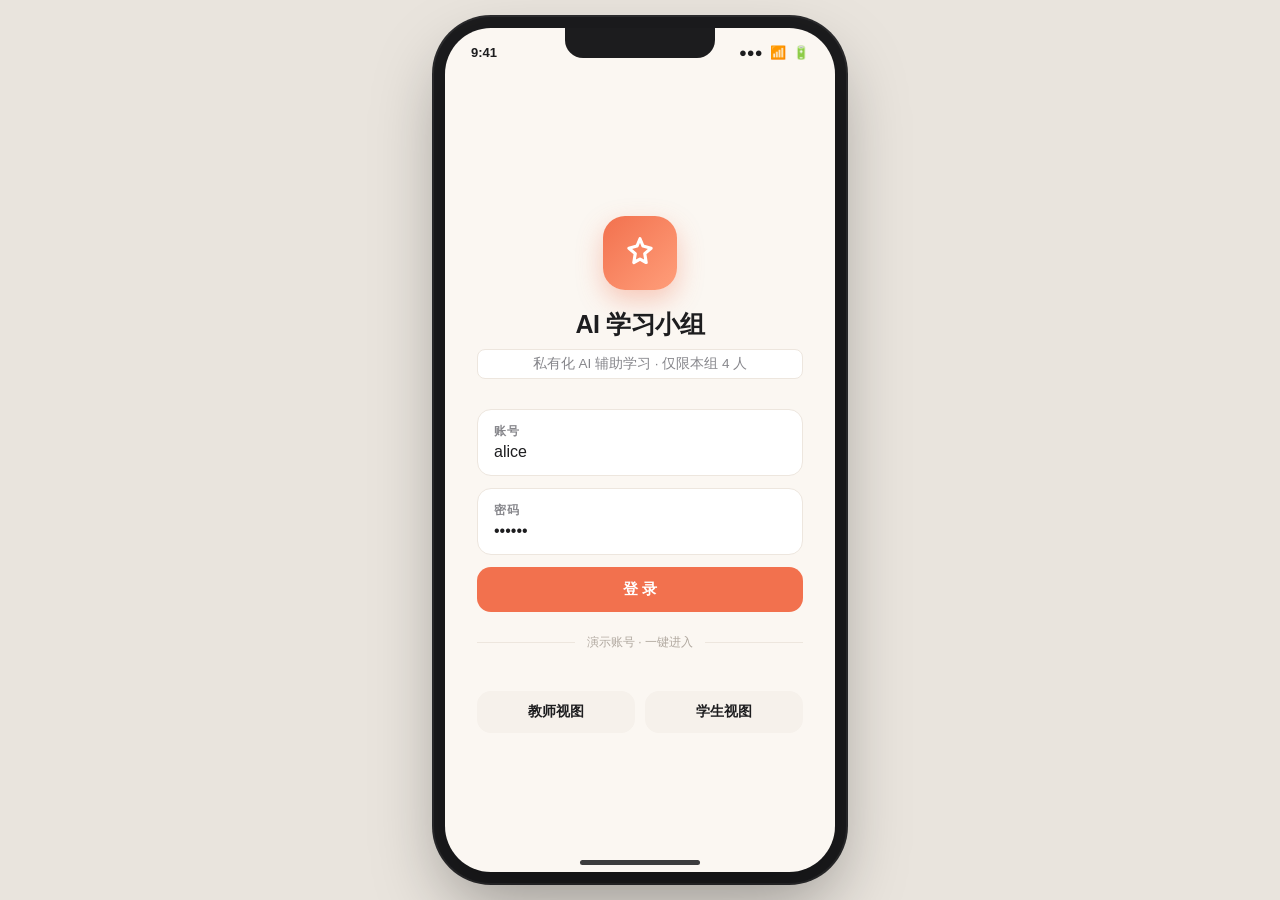
<file: prototype/index.html>
<!DOCTYPE html>
<html lang="zh-CN" data-page-node-id="gltN95UHPftASGiWMCED4c">
<head data-page-node-id="dsZW4c5ZIob4L80727XJf2">
<meta charset="UTF-8" data-page-node-id="HB4wk8blEldlQ8dlUZVU8J" />
<meta name="viewport" content="width=device-width, initial-scale=1.0, viewport-fit=cover" data-page-node-id="CsyntKFpP05Jz2phYz54VI" />
<title>AI 学习小组 · 原型 v3</title>
<style>
  :root{
    --bg:#FBF7F2; --surface:#FFFFFF; --surface-2:#F6F1EB;
    --accent:#F2714E; --accent-soft:#FCEBE4; --accent-strong:#E25C3A;
    --teacher:#5B5BD6; --teacher-soft:#ECECFB;
    --text:#1D1D1F; --text-2:#86868B; --text-3:#B0A89F;
    --border:#EDE6DE; --green:#34C759; --amber:#FF9F0A; --red:#FF3B30;
    --radius:18px; --radius-s:12px; --shadow:0 6px 24px rgba(40,30,20,.08);
    --font:-apple-system,BlinkMacSystemFont,"SF Pro Display","PingFang SC","Helvetica Neue",sans-serif;
  }
  *{box-sizing:border-box;margin:0;padding:0;-webkit-tap-highlight-color:transparent}
  html,body{height:100%}
  body{font-family:var(--font);background:#E9E4DD;color:var(--text);display:flex;justify-content:center;align-items:center;min-height:100vh;padding:20px}
  .phone{width:390px;height:844px;background:var(--bg);border-radius:46px;position:relative;box-shadow:0 30px 70px rgba(0,0,0,.35),0 0 0 11px #1c1c1e,0 0 0 13px #2c2c2e;overflow:hidden;display:flex;flex-direction:column}
  .notch{position:absolute;top:0;left:50%;transform:translateX(-50%);width:150px;height:30px;background:#1c1c1e;border-radius:0 0 18px 18px;z-index:50}
  .statusbar{height:48px;display:flex;align-items:center;justify-content:space-between;padding:0 26px;font-size:13px;font-weight:600;z-index:40;flex-shrink:0}
  .statusbar .right{display:flex;gap:6px;align-items:center}
  .screen{flex:1;overflow-y:auto;-webkit-overflow-scrolling:touch;position:relative;display:flex;flex-direction:column}
  .screen::-webkit-scrollbar{display:none}
  .appbar{display:flex;align-items:center;justify-content:space-between;padding:6px 20px 12px;flex-shrink:0}
  .appbar h1{font-size:22px;font-weight:700;letter-spacing:-.3px}
  .appbar .sub{font-size:12px;color:var(--text-2);font-weight:500;margin-top:2px}
  .avatar{width:36px;height:36px;border-radius:50%;background:var(--accent-soft);color:var(--accent-strong);display:flex;align-items:center;justify-content:center;font-weight:700;font-size:14px;border:1px solid var(--border);cursor:pointer}
  .avatar.teacher{background:var(--teacher-soft);color:var(--teacher)}
  .content{padding:4px 20px 110px;flex:1}
  .card{background:var(--surface);border:1px solid var(--border);border-radius:var(--radius);padding:16px;margin-bottom:14px;box-shadow:var(--shadow)}
  .card.sm{padding:13px 15px}
  .muted{color:var(--text-2);font-size:13px}
  .pill{display:inline-flex;align-items:center;gap:5px;background:var(--surface-2);color:var(--text-2);border-radius:999px;padding:6px 12px;font-size:12.5px;font-weight:600}
  .pill.active{background:var(--accent);color:#fff;border-color:var(--accent)}
  .pill.teacher{background:var(--teacher);color:#fff;border-color:var(--teacher)}
  .pill-wrap{display:flex;gap:8px;overflow-x:auto;padding:2px 0 4px;scrollbar-width:none}
  .pill-wrap::-webkit-scrollbar{display:none}
  .btn{background:var(--accent);color:#fff;border:none;border-radius:14px;padding:13px;width:100%;font-size:15px;font-weight:700;font-family:var(--font);cursor:pointer;transition:.15s}
  .btn:active{transform:scale(.98)}
  .btn.sec{background:var(--surface-2);color:var(--text)}
  .btn.ghost{background:transparent;color:var(--accent-strong);border:1px solid var(--border)}
  .btn.teacher{background:var(--teacher)}
  .btn.sm{padding:9px 13px;font-size:13px;width:auto}
  .login{height:100%;display:flex;flex-direction:column;justify-content:center;padding:0 32px}
  .logo{width:74px;height:74px;border-radius:22px;background:linear-gradient(135deg,var(--accent),#FF9E7A);display:flex;align-items:center;justify-content:center;margin:0 auto 18px;box-shadow:0 10px 26px rgba(242,113,78,.35)}
  .login h2{text-align:center;font-size:25px;font-weight:800;letter-spacing:-.4px}
  .login .tag{text-align:center;color:var(--text-2);font-size:13.5px;margin:8px 0 30px}
  .field{background:var(--surface);border:1px solid var(--border);border-radius:14px;padding:14px 16px;margin-bottom:12px}
  .field label{display:block;font-size:11.5px;color:var(--text-2);font-weight:600;margin-bottom:4px;letter-spacing:.5px}
  .field input{width:100%;border:none;outline:none;font-size:16px;font-family:var(--font);background:transparent;color:var(--text)}
  .demo-row{display:flex;gap:10px;margin-top:18px}
  .demo-row .btn{flex:1;font-size:13.5px;padding:12px}
  .divider{display:flex;align-items:center;gap:12px;color:var(--text-3);font-size:12px;margin:22px 0}
  .divider::before,.divider::after{content:"";flex:1;height:1px;background:var(--border)}
  .chat{flex:1;display:flex;flex-direction:column;overflow:hidden}
  .msg{max-width:82%;padding:11px 14px;border-radius:16px;font-size:14.5px;line-height:1.45;margin-bottom:10px}
  .msg.user{align-self:flex-end;background:var(--accent);color:#fff;border-bottom-right-radius:5px}
  .msg.bot{align-self:flex-start;background:var(--surface);border:1px solid var(--border);border-bottom-left-radius:5px}
  .msg .who{font-size:10.5px;font-weight:700;color:var(--accent-strong);margin-bottom:3px}
  .msg .cite{font-size:11px;color:var(--text-2);margin-top:6px;border-top:1px dashed var(--border);padding-top:5px}
  .composer{position:absolute;left:0;right:0;bottom:0;display:flex;gap:10px;padding:12px 16px;background:var(--bg);border-top:1px solid var(--border)}
  .composer input{flex:1;background:var(--surface);border:1px solid var(--border);border-radius:14px;padding:12px 15px;font-size:15px;outline:none;font-family:var(--font)}
  .composer .send{width:46px;height:46px;border-radius:14px;background:var(--accent);border:none;color:#fff;font-size:18px;cursor:pointer}
  .qcard{display:flex;align-items:center;gap:12px;padding:14px;background:var(--surface);border:1px solid var(--border);border-radius:var(--radius);margin-bottom:12px;cursor:pointer}
  .qcard .ic{width:42px;height:42px;border-radius:12px;background:var(--accent-soft);color:var(--accent-strong);display:flex;align-items:center;justify-content:center;font-size:20px;flex-shrink:0}
  .qcard .meta{flex:1}
  .qcard .meta .t{font-weight:700;font-size:14.5px}
  .qcard .meta .s{font-size:12px;color:var(--text-2);margin-top:2px}
  .q{margin-bottom:16px}
  .q .qt{font-size:14.5px;font-weight:600;margin-bottom:9px;display:flex;gap:8px;align-items:flex-start}
  .q .qt .n{background:var(--accent-soft);color:var(--accent-strong);border-radius:8px;min-width:22px;height:22px;display:flex;align-items:center;justify-content:center;font-size:12px;font-weight:700;flex-shrink:0;padding:0 6px}
  .opt{display:flex;align-items:center;gap:10px;padding:11px 13px;border:1px solid var(--border);border-radius:12px;margin-bottom:8px;font-size:14px;cursor:pointer}
  .opt .dot{width:18px;height:18px;border-radius:50%;border:2px solid var(--border);flex-shrink:0}
  .opt.chosen{border-color:var(--accent);background:var(--accent-soft)}
  .opt.chosen .dot{border-color:var(--accent);background:var(--accent)}
  .opt.correct{border-color:var(--green);background:#ECF8EF}
  .opt.wrong{border-color:var(--red);background:#FDECEB}
  .q textarea{width:100%;border:1px solid var(--border);border-radius:12px;padding:11px;font-family:var(--font);font-size:14px;outline:none;resize:none;min-height:64px}
  .result{background:linear-gradient(135deg,#FFF4EF,#FCEBE4);border:1px solid var(--accent-soft);border-radius:var(--radius);padding:18px;margin-bottom:14px}
  .result .score{font-size:42px;font-weight:800;color:var(--accent-strong);line-height:1}
  .result .lbl{font-size:13px;color:var(--text-2);margin-top:4px}
  .tag-row{display:flex;flex-wrap:wrap;gap:7px;margin-top:12px}
  .tag{font-size:12px;background:#fff;border:1px solid var(--border);border-radius:8px;padding:5px 10px}
  .badge{font-size:11px;font-weight:700;padding:3px 9px;border-radius:999px}
  .badge.master{background:#EAF8EE;color:var(--green)}
  .badge.prog{background:#FFF3E0;color:var(--amber)}
  .badge.weak{background:#FDECEB;color:var(--red)}
  .badge.na{background:var(--surface-2);color:var(--text-3)}
  .badge.ver{background:var(--teacher-soft);color:var(--teacher)}
  .badge.super{background:var(--surface-2);color:var(--text-3)}
  .badge.parse{background:#EAF2FB;color:#2E7BD6}
  .badge.fail{background:#FDECEB;color:var(--red)}
  .folder{font-size:11.5px;font-weight:700;color:var(--text-2);text-transform:uppercase;letter-spacing:.5px;margin:16px 0 8px}
  .chapter{display:flex;align-items:center;justify-content:space-between;padding:12px 14px;border:1px solid var(--border);border-radius:12px;margin-bottom:8px;background:var(--surface);cursor:pointer}
  .chapter.active{border-color:var(--accent);background:var(--accent-soft)}
  .chapter .nm{font-weight:600;font-size:14.5px}
  .chapter .mt{font-size:12px;color:var(--text-2)}
  .stat-row{display:flex;gap:12px;margin-bottom:14px}
  .stat{flex:1;background:var(--surface);border:1px solid var(--border);border-radius:var(--radius);padding:14px;text-align:center}
  .stat .v{font-size:22px;font-weight:800}
  .stat .k{font-size:11px;color:var(--text-2);margin-top:3px}
  .donut-wrap{display:flex;align-items:center;gap:16px}
  .legend{font-size:12.5px;line-height:2}
  .legend i{display:inline-block;width:9px;height:9px;border-radius:3px;margin-right:7px;vertical-align:middle}
  .weak{display:flex;align-items:flex-start;gap:10px;padding:12px 0;border-bottom:1px solid var(--border)}
  .weak:last-child{border:none}
  .weak .ev{font-size:12.5px;color:var(--text-2);margin-top:4px;line-height:1.5}
  .ai-tip{display:flex;gap:11px;align-items:flex-start;margin-bottom:10px}
  .ai-tip .ic{width:26px;height:26px;border-radius:8px;background:var(--accent-soft);color:var(--accent-strong);display:flex;align-items:center;justify-content:center;font-weight:800;flex-shrink:0;font-size:13px}
  .chk{display:flex;align-items:center;gap:11px;padding:11px 0;border-bottom:1px solid var(--border);font-size:14px;cursor:pointer}
  .chk .box{width:21px;height:21px;border-radius:6px;border:2px solid var(--border);flex-shrink:0;display:flex;align-items:center;justify-content:center;color:#fff;font-size:13px}
  .chk.on .box{background:var(--accent);border-color:var(--accent)}
  .report-h{background:linear-gradient(135deg,var(--accent),#FF9E7A);border-radius:var(--radius);padding:20px;color:#fff;margin-bottom:14px}
  .report-h .t{font-size:13px;opacity:.9}
  .report-h .d{font-size:20px;font-weight:800;margin-top:4px}
  .adm-card{display:flex;align-items:center;gap:13px;padding:14px;background:var(--surface);border:1px solid var(--border);border-radius:var(--radius);margin-bottom:12px}
  .adm-card .av{width:42px;height:42px;border-radius:12px;background:var(--teacher-soft);color:var(--teacher);display:flex;align-items:center;justify-content:center;font-weight:800;flex-shrink:0}
  .adm-card .meta{flex:1}
  .adm-card .meta .nm{font-weight:700;font-size:15px}
  .adm-card .meta .st{font-size:12px;color:var(--text-2)}
  .mini-btn{font-size:12px;padding:7px 11px;border-radius:9px;border:1px solid var(--border);background:var(--surface-2);color:var(--text);cursor:pointer;font-family:var(--font)}
  .mini-btn.danger{color:var(--red);border-color:#FAD9D6;background:#FDECEB}
  .mini-btn.teacher{color:var(--teacher);border-color:#D9D9F5;background:var(--teacher-soft)}
  .note{text-align:center;color:var(--text-2);font-size:14px;padding:40px 24px;line-height:1.6}
  .note .big{font-size:40px;margin-bottom:14px}
  .tabbar{position:absolute;left:0;right:0;bottom:0;height:78px;background:rgba(251,247,242,.86);backdrop-filter:blur(20px);-webkit-backdrop-filter:blur(20px);border-top:1px solid var(--border);display:flex;padding:8px 6px 18px;z-index:30}
  .tab{flex:1;display:flex;flex-direction:column;align-items:center;justify-content:center;gap:3px;color:var(--text-3);font-size:10.5px;font-weight:600;cursor:pointer;border:none;background:none;font-family:var(--font)}
  .tab svg{width:23px;height:23px}
  .tab.active{color:var(--accent)}
  .tab.teacher.active{color:var(--teacher)}
  .home-indicator{position:absolute;bottom:7px;left:50%;transform:translateX(-50%);width:120px;height:5px;border-radius:3px;background:#1c1c1e;z-index:60;opacity:.85}
  .sheet-mask{position:absolute;inset:0;background:rgba(0,0,0,.32);z-index:70;display:none;align-items:flex-end}
  .sheet-mask.show{display:flex}
  .sheet{background:#F2EDE7;width:100%;border-radius:18px 18px 0 0;padding:8px;animation:up .22s ease;max-height:80%;overflow-y:auto}
  @keyframes up{from{transform:translateY(100%)}to{transform:translateY(0)}}
  .sheet .row{padding:16px;text-align:center;font-size:16px;border-radius:12px;background:var(--surface);margin:6px;border:1px solid var(--border);cursor:pointer}
  .sheet .row.danger{color:var(--red)}
  .sheet .row.teacher{color:var(--teacher)}
  .sheet .cancel{font-weight:700}
  .toast{position:absolute;top:64px;left:50%;transform:translateX(-50%);background:rgba(29,29,31,.92);color:#fff;padding:10px 18px;border-radius:12px;font-size:13px;z-index:90;opacity:0;transition:.25s;pointer-events:none;max-width:80%;text-align:center}
  .toast.show{opacity:1}
  /* v3 additions */
  .turn-pill{font-size:11.5px;font-weight:700;color:var(--accent-strong);background:var(--accent-soft);border-radius:999px;padding:5px 11px}
  .gate{display:flex;align-items:center;gap:7px;font-size:11.5px;color:var(--text-2);background:var(--surface-2);border-radius:10px;padding:8px 11px;margin-bottom:10px;border:1px solid var(--border)}
  .intent{display:flex;gap:8px;margin-bottom:10px}
  .intent .chip{flex:1;text-align:center;font-size:12.5px;font-weight:600;padding:9px 6px;border-radius:12px;border:1px solid var(--border);background:var(--surface);cursor:pointer;color:var(--text-2)}
  .intent .chip.active{background:var(--accent);color:#fff;border-color:var(--accent)}
  .conv-bar{display:flex;gap:8px;overflow-x:auto;padding:2px 0 8px;scrollbar-width:none}
  .conv-bar::-webkit-scrollbar{display:none}
  .conv-chip{display:flex;align-items:center;gap:6px;background:var(--surface);border:1px solid var(--border);border-radius:999px;padding:6px 10px;font-size:12.5px;font-weight:600;cursor:pointer;white-space:nowrap}
  .conv-chip.active{border-color:var(--accent);background:var(--accent-soft);color:var(--accent-strong)}
  .conv-chip .x{color:var(--text-3);font-weight:700;margin-left:2px}
  .trend-wrap{background:var(--surface);border:1px solid var(--border);border-radius:var(--radius);padding:14px;margin-bottom:14px}
  .wrong-q{background:#FDECEB;border:1px solid #FAD9D6;border-radius:12px;padding:11px;margin-bottom:10px}
  .wrong-q .qa{font-size:13px;line-height:1.5}
  .wrong-q .why{font-size:12px;color:var(--text-2);margin-top:6px;border-top:1px dashed #FAD9D6;padding-top:6px}
  .rev-item{display:flex;align-items:center;gap:10px;padding:12px;background:var(--surface);border:1px solid var(--border);border-radius:12px;margin-bottom:8px}
  .rev-item.done{opacity:.65}
  .parse-dot{width:8px;height:8px;border-radius:50%;display:inline-block;margin-right:5px}
  .mini-input{width:100%;border:1px solid var(--border);border-radius:10px;padding:10px;font-family:var(--font);font-size:13.5px;outline:none;margin-top:8px}
</style>
</head>
<body data-page-node-id="OE9fY1ebGT2ltVApJerXaG">
<div class="phone" data-page-node-id="IamdrIEI0PYapR5DZTogQw">
  <div class="notch" data-page-node-id="Xbv3rPgyFQj9WQWRst1blt"></div>
  <div class="statusbar" data-page-node-id="UO3b8wgF90t04Lw0ovvYDs"><span data-page-node-id="8BVlzUdGGcY2iHC3tGZvVn">9:41</span><span class="right" data-page-node-id="KhznCQ7kB67RhcQBK4LtzP">●●● &nbsp;📶 &nbsp;🔋</span></div>
  <div class="screen" id="screen" data-page-node-id="uOMcNNzHSX1nsFAVLonL5X"></div>
  <div class="toast" id="toast" data-page-node-id="MqWt6N7XwE03WfOWaz4kri"></div>
  <div class="sheet-mask" id="sheetMask" data-page-node-id="GGe6ignQJmYwc19cQkbNcs"><div class="sheet" id="sheet" data-page-node-id="YawQ0rqMl2TFUUKTFXVurF"></div></div>
  <div class="home-indicator" data-page-node-id="9FJyOyQfzcnILFDB96AM4Q"></div>
</div>

<script>
const ICON = {
  learn:'<svg viewBox="0 0 24 24" fill="none" stroke="currentColor" stroke-width="1.9" stroke-linecap="round" stroke-linejoin="round"><path d="M21 15a2 2 0 0 1-2 2H7l-4 4V5a2 2 0 0 1 2-2h14a2 2 0 0 1 2 2z"/></svg>',
  quiz:'<svg viewBox="0 0 24 24" fill="none" stroke="currentColor" stroke-width="1.9" stroke-linecap="round" stroke-linejoin="round"><path d="M9 11l3 3L22 4"/><path d="M21 12v7a2 2 0 0 1-2 2H5a2 2 0 0 1-2-2V5a2 2 0 0 1 2-2h11"/></svg>',
  progress:'<svg viewBox="0 0 24 24" fill="none" stroke="currentColor" stroke-width="1.9" stroke-linecap="round" stroke-linejoin="round"><path d="M3 3v18h18"/><path d="M7 14l4-4 3 3 5-6"/></svg>',
  report:'<svg viewBox="0 0 24 24" fill="none" stroke="currentColor" stroke-width="1.9" stroke-linecap="round" stroke-linejoin="round"><path d="M14 2H6a2 2 0 0 0-2 2v16a2 2 0 0 0 2 2h12a2 2 0 0 0 2-2V8z"/><path d="M14 2v6h6M9 13h6M9 17h6"/></svg>',
  admin:'<svg viewBox="0 0 24 24" fill="none" stroke="currentColor" stroke-width="1.9" stroke-linecap="round" stroke-linejoin="round"><path d="M12 15a3 3 0 1 0 0-6 3 3 0 0 0 0 6z"/><path d="M19.4 15a1.65 1.65 0 0 0 .33 1.82l.06.06a2 2 0 1 1-2.83 2.83l-.06-.06a1.65 1.65 0 0 0-1.82-.33 1.65 1.65 0 0 0-1 1.51V21a2 2 0 0 1-4 0v-.09a1.65 1.65 0 0 0-1-1.51 1.65 1.65 0 0 0-1.82.33l-.06.06a2 2 0 1 1-2.83-2.83l.06-.06a1.65 1.65 0 0 0 .33-1.82 1.65 1.65 0 0 0-1.51-1H3a2 2 0 0 1 0-4h.09a1.65 1.65 0 0 0 1.51-1 1.65 1.65 0 0 0-.33-1.82l-.06-.06a2 2 0 1 1 2.83-2.83l.06.06a1.65 1.65 0 0 0 1.82.33H9a1.65 1.65 0 0 0 1-1.51V3a2 2 0 0 1 4 0v.09a1.65 1.65 0 0 0 1 1.51 1.65 1.65 0 0 0 1.82-.33l.06-.06a2 2 0 1 1 2.83 2.83l-.06.06a1.65 1.65 0 0 0-.33 1.82V9a1.65 1.65 0 0 0 1.51 1H21a2 2 0 0 1 0 4h-.09a1.65 1.65 0 0 0-1.51 1z"/></svg>',
};

/* ===== Data (aligned to Design Spec v2.0) ===== */
const LIBRARY=[
  {folder:'模块一 · 神经网络基础',chapters:[
    {id:'c1',name:'感知机与激活函数',mats:[{name:'感知机导论.pdf',status:'parsed'}]},
    {id:'c2',name:'反向传播',mats:[{name:'BP 推导.pdf',status:'parsed'},{name:'梯度实战.ipynb',status:'parsing'}]},
  ]},
  {folder:'模块二 · 序列模型',chapters:[
    {id:'c3',name:'RNN 与梯度消失',mats:[{name:'RNN 笔记.pdf',status:'parsed'}]},
    {id:'c4',name:'Transformer 与注意力',mats:[{name:'Transformer 论文精读.pdf',status:'failed'}]},
  ]},
];
const MY_M={c1:null,c2:78,c3:55,c4:42};           // 学生本人掌握度（null=未评估）
const WEAK_EVID={c4:[{q:'自注意力中 QKᵀ/√dₖ 的作用',why:'错选为「加速收敛」，正确为「防止点积过大致 softmax 梯度消失」'}]};
const STUDENTS=[
  {name:'Alice',m:{c1:null,c2:82,c3:60,c4:45}},
  {name:'Bob',  m:{c1:null,c2:70,c3:48,c4:52}},
  {name:'Carol',m:{c1:null,c2:90,c3:75,c4:68}},
];
// 成绩趋势（PROG-003）：Alice 历次测评
const SCORES=[{l:'8/10 入门测',s:72},{l:'8/17 反向传播',s:78},{l:'8/25 模块二',s:85}];
// 对话/提问统计（PROG-002，按章）
const CHAT_STATS={c1:0,c2:8,c3:5,c4:3};
const QUIZZES=[
  {id:'q1',title:'第2章 反向传播 单元测验',chapters:['c2'],version:1,status:'published',taken:false,score:null,
   qs:[{t:'在反向传播中，梯度是如何从输出层传回输入层的？',type:'choice',opts:['A. 前向累积','B. 链式法则逐层反传','C. 随机扰动','D. 全局搜索'],ans:1,reason:'链式法则逐层反传是反向传播的核心机制'},
       {t:'判断：梯度消失是指深层网络梯度呈指数级增大。',type:'bool',opts:['正确','错误'],ans:1,reason:'梯度消失是梯度呈指数级减小，并非增大'},
       {t:'简答：为什么要用链式法则计算梯度？',type:'essay'}]},
  {id:'q2',title:'模块二 中期测验',chapters:['c3','c4'],version:1,status:'published',taken:true,score:85,
   qs:[{t:'LSTM 引入门控主要是为了缓解什么？',type:'choice',opts:['A. 过拟合','B. 梯度消失/长程依赖','C. 计算过慢','D. 类别不平衡'],ans:1,reason:'LSTM 门控主要缓解梯度消失与长程依赖'},
       {t:'自注意力中 QKᵀ/√dₖ 的作用是什么？',type:'choice',opts:['A. 加速收敛','B. 防止点积过大致 softmax 梯度消失','C. 降维','D. 正则化'],ans:1,reason:'缩放点积防止维度 dₖ 增大时点积过大、softmax 梯度消失'},
       {t:'简答：位置编码解决了 Transformer 的什么缺失？',type:'essay'}]},
];
// 巩固练习复习题（PROG-006，按章）
const REVIEW_Q={
  c4:{t:'自注意力中缩放因子 √dₖ 的作用是？',type:'choice',opts:['A. 加速收敛','B. 防止点积过大致 softmax 梯度消失','C. 降维','D. 正则化'],ans:1},
};

const MY_PERSONA={grade:'高二', weak:['c4']};
let REVIEW=[];   // [{ch, interval, status:'pending'|'done'}]
let activeRev=null;
// 多对话（CHAT-008）
let CONVS=[
  {id:'conv1', title:'反向传播答疑', chapter:'c2', turn:3, messages:[
    {me:true,txt:'反向传播里梯度是怎么从输出层传回输入层的？'},
    {me:false,txt:'好问题 👍 先想一步：前向传播时，每一层的输出是怎么算出来的？',who:'TUTOR'},
    {me:true,txt:'是上一层输出 × 当前权重 + 偏置，再过激活函数。'},
    {me:false,txt:'对。那如果想改第一层的权重来减小最终误差，你需要知道什么？',who:'TUTOR'},
    {me:true,txt:'需要知道误差对每个权重的"影响程度"——也就是梯度。'},
    {me:false,txt:'没错，这正是链式法则的用武之地。你能推一下：第 L 层梯度 和 第 L+1 层梯度 是什么关系？',who:'TUTOR',cite:'《BP 推导.pdf》'},
  ]},
  {id:'conv2', title:'RNN 梯度消失讨论', chapter:'c3', turn:2, messages:[
    {me:true,txt:'为什么 RNN 会有梯度消失？'},
    {me:false,txt:'想想 RNN 在时间维度上是怎么传递梯度的？这和深层网络的梯度传播有什么相似？',who:'TUTOR'},
  ]},
];
let activeConv='conv1';
let intent='答疑';   // CHAT-003 意图路由：答疑/复习/出题

let state={user:null,role:null,hash:'login',activeChapter:'c2',activeQuiz:null,answers:{}};

function toast(m){const t=document.getElementById('toast');t.textContent=m;t.classList.add('show');setTimeout(()=>t.classList.remove('show'),1700);}
function esc(s){return (s||'').replace(/</g,'&lt;').replace(/>/g,'&gt;');}
function chapterName(id){for(const f of LIBRARY)for(const c of f.chapters)if(c.id===id)return c.name;return id;}
function stateOf(m){
  if(m===null)return {key:'na',label:'未评估',cls:'na'};
  if(m>=80)return {key:'master',label:'已掌握',cls:'master'};
  if(m>=50)return {key:'prog',label:'进行中',cls:'prog'};
  return {key:'weak',label:'薄弱',cls:'weak'};
}
function matName(cid,idx){const f=LIBRARY.find(x=>x.chapters.some(c=>c.id===cid));if(!f)return '';const c=f.chapters.find(x=>x.id===cid);return c.mats[idx]?c.mats[idx].name:'';}

/* ===== Login ===== */
function viewLogin(){
  return `<div class="login">
    <div class="logo"><svg width="38" height="38" viewBox="0 0 24 24" fill="none" stroke="#fff" stroke-width="2" stroke-linecap="round" stroke-linejoin="round"><path d="M12 3l1.9 4.6L19 9l-4 3.4.9 5.6L12 15.8 8.1 18l.9-5.6L5 9l5.1-1.4z"/></svg></div>
    <h2>AI 学习小组</h2><div class="tag">私有化 AI 辅助学习 · 仅限本组 4 人</div>
    <div class="field"><label>账号</label><input value="alice"/></div>
    <div class="field"><label>密码</label><input type="password" value="••••••"/></div>
    <button class="btn" onclick="doLogin('student')">登 录</button>
    <div class="divider">演示账号 · 一键进入</div>
    <div class="demo-row"><button class="btn sec" onclick="doLogin('teacher')">教师视图</button><button class="btn sec" onclick="doLogin('student')">学生视图</button></div>
  </div>`;
}
function doLogin(role){
  state.role=role;state.user=role==='teacher'?{name:'西城老师',display:'西'}:{name:'Alice',display:'A'};
  state.hash=role==='teacher'?'admin':'learn';render();
  toast(role==='teacher'?'已以教师身份登录':'已以学生身份登录（Alice）');
}

/* ===== App bar / Tab bar ===== */
function appbar(title,sub){const av=state.role==='teacher'?'<div class="avatar teacher" onclick="openMenu()">西</div>':'<div class="avatar" onclick="openMenu()">A</div>';
  return `<div class="appbar"><div><h1>${title}</h1>${sub?`<div class="sub">${sub}</div>`:''}</div>${av}</div>`;}
function tabbar(){
  const tabs=state.role==='teacher'
    ?[['admin','管理后台',ICON.admin,'teacher'],['learn','学习',ICON.learn],['quiz','测评',ICON.quiz],['progress','进度',ICON.progress],['report','周报',ICON.report]]
    :[['learn','学习',ICON.learn],['quiz','测评',ICON.quiz],['progress','进度',ICON.progress],['report','周报',ICON.report]];
  return `<div class="tabbar">${tabs.map(([h,l,ic,cls])=>`<button class="tab ${state.hash===h?'active':''} ${cls||''}" onclick="go('${h}')">${ic}<span>${l}</span></button>`).join('')}</div>`;
}
function go(h){state.hash=h;if(h==='quiz')state.activeQuiz=null;render();}

/* ===== STUDENT: LEARN (chapter-scoped, Socratic, guided) ===== */
function viewLearn(){
  const conv=CONVS.find(c=>c.id===activeConv)||CONVS[0];
  const lib=LIBRARY.map(f=>`<div class="folder">${esc(f.folder)}</div>`+f.chapters.map(c=>{
    const mats=c.mats.map(m=>`📄 ${esc(m.name)} <span class="parse-dot" style="background:${m.status==='parsed'?'var(--green)':m.status==='parsing'?'var(--amber)':'var(--red)'}"></span>`).join(' · ');
    return `<div class="chapter ${state.activeChapter===c.id?'active':''}" onclick="state.activeChapter='${c.id}';render()">
      <div><div class="nm">${esc(c.name)}</div><div class="mt">${mats}</div></div>
      <span class="badge ${stateOf(MY_M[c.id]).cls}">${stateOf(MY_M[c.id]).label}</span></div>`;
  }).join('')).join('');
  const convChips=CONVS.map(c=>`<div class="conv-chip ${c.id===activeConv?'active':''}" onclick="activeConv='${c.id}';render()">${esc(c.title)}${CONVS.length>1?`<span class="x" onclick="event.stopPropagation();delConv('${c.id}')">✕</span>`:''}</div>`).join('')+'<div class="conv-chip" onclick="newConv()">＋ 新对话</div>';
  return appbar('学习','引导式辅导（不直接给答案）')+
  `<div class="content">
    <div class="pill-wrap" style="margin-bottom:10px">
      <span class="pill active">🧑‍🎓 人设：${esc(MY_PERSONA.grade)}</span>
      <span class="pill">薄弱章：${MY_PERSONA.weak.map(chapterName).map(esc).join('、')}</span>
      <span class="pill">🧭 引导式</span>
    </div>
    <div class="intent">
      <div class="chip ${intent==='答疑'?'active':''}" onclick="setIntent('答疑')">💬 答疑</div>
      <div class="chip ${intent==='复习'?'active':''}" onclick="setIntent('复习')">🔁 复习</div>
      <div class="chip ${intent==='出题'?'active':''}" onclick="setIntent('出题')">📝 出题</div>
    </div>
    <div class="conv-bar">${convChips}</div>
    <div class="gate">🛡️ 回答由 AI 生成，请核对资料原文 · 越界内容已拦截（CHAT-004 门控）</div>
    <div class="card sm" style="margin-bottom:12px"><div style="font-weight:700;font-size:13px;margin-bottom:8px">📚 资料库（文件夹 → 章节）</div>${lib}</div>
    <div class="turn-pill" style="margin-bottom:10px">🧭 第 ${conv.turn} / 12 轮 · 引导式护栏</div>
    <div class="chat">
      ${conv.messages.map(m=>`<div class="msg ${m.me?'user':'bot'}">${m.me?'':`<div class="who">${m.who||'TUTOR'}</div>`}${esc(m.txt)}${m.cite?`<div class="cite">📎 引用：${esc(m.cite)}</div>`:''}</div>`).join('')}
    </div>
    <button class="btn ghost sm" style="margin-top:8px" onclick="forceConclude('${conv.id}')">模拟第 12 轮（强制给结论 + 推荐练习）</button>
  </div>
  <div class="composer"><input placeholder="回答引导问题，或追问…"/><button class="send" onclick="simSend('${conv.id}')">↑</button></div>`+tabbar();
}
function setIntent(i){
  intent=i;
  if(i==='出题'){toast('意图路由：已切换到「测评」（CHAT-003）');go('quiz');return;}
  if(i==='复习'){toast('意图路由：已切换到「进度」复习薄弱点');go('progress');return;}
  render();
}
function simSend(id){
  const c=CONVS.find(x=>x.id===id);if(!c)return;
  c.messages.push({me:true,txt:'（学生作答：梯度 = 后一层梯度 × 当前层激活导数 × 输入）'});
  c.messages.push({me:false,txt:'准确 👏 这正是链式法则的展开式。下一条：如果某层激活导数是 0，会发生什么？',who:'TUTOR',cite:matName(c.chapter,0)});
  c.turn=Math.min(c.turn+1,12);render();
  toast('已发送并引导（第 '+c.turn+' 轮）');
}
function forceConclude(id){
  const c=CONVS.find(x=>x.id===id);if(!c)return;
  c.turn=12;
  c.messages.push({me:false,txt:'【已达 12 轮护栏】结论：梯度从输出层经链式法则逐层乘激活导数与输入反传至输入层。建议下一步：做「反向传播单元测验」巩固（点底部测评）。',who:'TUTOR'});
  render();toast('触发 CHAT-005 护栏：强制给结论 + 推荐练习');
}
function newConv(){
  const id='conv'+(CONVS.length+1);
  CONVS.push({id,title:'新对话 '+(CONVS.length+1),chapter:state.activeChapter,turn:0,messages:[]});
  activeConv=id;render();toast('已新建对话（CHAT-008）');
}
function delConv(id){
  if(CONVS.length<=1){toast('至少保留一个对话');return;}
  CONVS=CONVS.filter(c=>c.id!==id);activeConv=CONVS[0].id;render();toast('已删除对话');
}

/* ===== STUDENT: QUIZ (teacher-published, uniform) ===== */
function viewQuizList(){
  const list=QUIZZES.filter(q=>q.status!=='draft').map(q=>{
    const chs=q.chapters.map(chapterName).join('、');
    let badge,btn;
    if(q.taken){badge=`<span class="badge master">已完成 ${q.score}</span>`;btn='<div class="mini-btn" style="border-color:var(--accent);color:var(--accent-strong)">重做</div>';}
    else{badge=`<span class="badge prog">待完成</span>`;btn='<div class="mini-btn" style="background:var(--accent);color:#fff">去作答</div>';}
    const ver=q.version>1?`<span class="badge ver">v${q.version}</span> `:'';
    return `<div class="qcard" onclick="state.activeQuiz='${q.id}';state.answers={};render()">
      <div class="ic">📝</div><div class="meta"><div class="t">${ver}${esc(q.title)}</div><div class="s">覆盖：${esc(chs)} · 全班同题</div></div>
      <div style="text-align:right">${badge}<div style="margin-top:6px">${btn}</div></div></div>`;
  }).join('');
  return appbar('测评','教师发布 · 全班同题')+
  `<div class="content"><div class="card sm" style="display:flex;justify-content:space-between;align-items:center">
      <div><div style="font-weight:700">老师发布的测评</div><div class="muted">你看到的题与同学完全一致</div></div>
      <span class="pill active">${QUIZZES.filter(q=>q.status!=='draft').length} 个</span></div>${list}
    <div class="muted" style="text-align:center;font-size:12px;margin-top:6px">可重做，成绩取最近一次</div>
  </div>`+tabbar();
}
function viewQuizTake(){
  const q=QUIZZES.find(x=>x.id===state.activeQuiz);
  const qs=q.qs.map((item,i)=>{
    if(item.type==='essay')return `<div class="q"><div class="qt"><span class="n">${i+1}</span><span>${esc(item.t)}</span></div><textarea placeholder="输入你的回答…"></textarea></div>`;
    return `<div class="q"><div class="qt"><span class="n">${i+1}</span><span>${esc(item.t)}</span></div>${item.opts.map((o,oi)=>`<div class="opt" onclick="pickQ(this,${i},${oi})"><span class="dot"></span>${esc(o)}</div>`).join('')}</div>`;
  }).join('');
  return appbar('测评',esc(q.title))+
  `<div class="content"><div class="card sm" style="margin-bottom:12px">覆盖章节：${q.chapters.map(chapterName).map(c=>`<span class="pill" style="margin-right:6px">${esc(c)}</span>`).join('')}</div>${qs}
    <button class="btn" onclick="submitQuiz()">提交并批改</button>
    <button class="btn ghost" style="margin-top:8px" onclick="go('quiz')">返回列表</button>
  </div>`+tabbar();
}
function pickQ(el,i,oi){const g=el.parentElement;g.querySelectorAll('.opt').forEach(o=>o.classList.remove('chosen'));el.classList.add('chosen');state.answers[i]=oi;}
function submitQuiz(){
  const q=QUIZZES.find(x=>x.id===state.activeQuiz);
  let correct=0,total=0;const wrong=[];
  q.qs.forEach((item,i)=>{if(item.type!=='essay'){total++;const ok=state.answers[i]===item.ans;if(ok)correct++;else wrong.push({t:item.t,your:item.opts[state.answers[i]]||'未作答',correct:item.opts[item.ans],reason:item.reason});}});
  const score=total?Math.round(correct/total*100*0.8+20):80;
  q.score=score;q.taken=true;q.wrong=wrong;
  const wrongHtml=wrong.length?wrong.map(w=>`<div class="wrong-q"><div class="qa"><b>题：</b>${esc(w.t)}</div><div class="qa" style="margin-top:5px"><span style="color:var(--red)">你的答案：${esc(w.your)}</span> &nbsp; <span style="color:var(--green)">正确答案：${esc(w.correct)}</span></div><div class="why">📌 ${esc(w.reason)}</div></div>`).join(''):'<div class="muted">全部正确 🎉</div>';
  const html=appbar('测评','批改完成')+`<div class="content">
    <div class="result"><div class="score">${score}</div><div class="lbl">本次测评得分 / 100（取最近一次）</div>
      <div class="tag-row"><span class="tag">✓ 客观题 ${correct}/${total}</span><span class="tag">简答 已评</span></div></div>
    <div class="card"><div style="font-weight:700;margin-bottom:8px">错题明细（QUIZ-004）</div>${wrongHtml}</div>
    <div class="card"><div style="font-weight:700;margin-bottom:8px">本章薄弱点</div>${q.chapters.map(c=>`<div class="weak"><span style="width:120px;font-size:13px;font-weight:600">${esc(chapterName(c))}</span><span class="badge ${stateOf(MY_M[c]).cls}">${stateOf(MY_M[c]).label}</span></div>`).join('')}</div>
    <button class="btn sec" onclick="go('learn')">回到学习巩固</button>
  </div>`+tabbar();
  document.getElementById('screen').innerHTML=html;toast('批改完成：'+score+' 分');
}

/* ===== STUDENT: PROGRESS (per-chapter mastery + trend + review) ===== */
function trendChart(){
  if(SCORES.length<2)return '<div class="muted">暂无足够数据</div>';
  const w=300,h=90,pad=10;const max=100,min=0;
  const xs=SCORES.map((_,i)=>pad+i*(w-2*pad)/(SCORES.length-1));
  const ys=SCORES.map(s=>h-pad-(s.s-min)/(max-min)*(h-2*pad));
  const pts=ys.map((y,i)=>`${xs[i]},${y}`).join(' ');
  const dots=SCORES.map((s,i)=>`<circle cx="${xs[i]}" cy="${ys[i]}" r="3.5" fill="var(--accent-strong)"/><text x="${xs[i]}" y="${ys[i]-8}" font-size="9" text-anchor="middle" fill="var(--text-2)">${s.s}</text>`).join('');
  const labels=SCORES.map((s,i)=>`<text x="${xs[i]}" y="${h-1}" font-size="8" text-anchor="middle" fill="var(--text-3)">${esc(s.l)}</text>`).join('');
  return `<svg width="100%" viewBox="0 0 ${w} ${h}" style="margin-top:6px">
    <polyline points="${pts}" fill="none" stroke="var(--accent)" stroke-width="2.5"/>
    ${dots}${labels}</svg>`;
}
function viewProgress(){
  const ids=Object.keys(MY_M);
  const counts={master:0,prog:0,weak:0,na:0};
  ids.forEach(id=>counts[stateOf(MY_M[id]).key]++);
  const donut=`<svg width="110" height="110" viewBox="0 0 42 42">
    <circle cx="21" cy="21" r="15.9" fill="none" stroke="#F0EAE2" stroke-width="6"/>
    <circle cx="21" cy="21" r="15.9" fill="none" stroke="#34C759" stroke-width="6" stroke-dasharray="${counts.master*25} 100" stroke-dashoffset="25" transform="rotate(-90 21 21)"/>
    <circle cx="21" cy="21" r="15.9" fill="none" stroke="#FF9F0A" stroke-width="6" stroke-dasharray="${counts.prog*25} 100" stroke-dashoffset="${25-counts.master*25}" transform="rotate(-90 21 21)"/>
    <circle cx="21" cy="21" r="15.9" fill="none" stroke="#FF3B30" stroke-width="6" stroke-dasharray="${counts.weak*25} 100" stroke-dashoffset="${25-(counts.master+counts.prog)*25}" transform="rotate(-90 21 21)"/>
    <circle cx="21" cy="21" r="15.9" fill="none" stroke="#C9C2B8" stroke-width="6" stroke-dasharray="${counts.na*25} 100" stroke-dashoffset="${25-(counts.master+counts.prog+counts.weak)*25}" transform="rotate(-90 21 21)"/>
  </svg>`;
  const chapList=LIBRARY.map(f=>`<div class="folder">${esc(f.folder)}</div>`+f.chapters.map(c=>{
    const st=stateOf(MY_M[c.id]);
    const qn=CHAT_STATS[c.id]?`<div class="mt">提问 ${CHAT_STATS[c.id]} 次 · 掌握度 ${MY_M[c.id]===null?'—':MY_M[c.id]+'%'}</div>`:`<div class="mt">掌握度 ${MY_M[c.id]===null?'—':MY_M[c.id]+'%'}</div>`;
    return `<div class="chapter"><div><div class="nm">${esc(c.name)}</div>${qn}</div><span class="badge ${st.cls}">${st.label}</span></div>`;
  }).join('')).join('');
  const weakChapters=ids.filter(id=>MY_M[id]!==null&&MY_M[id]<50);
  const weakHtml=weakChapters.length?weakChapters.map(id=>`<div class="weak"><span class="badge weak" style="flex-shrink:0">${esc(chapterName(id))}</span><div><div style="font-weight:600;font-size:13.5px">M=${MY_M[id]}% · 待补强</div>${WEAK_EVID[id]?WEAK_EVID[id].map(e=>`<div class="ev">• ${esc(e.q)}：${esc(e.why)}</div>`).join(''):''}</div></div>`).join(''):'<div class="muted">暂无薄弱章节 🎉</div>';
  const reviewHtml=REVIEW.length?REVIEW.map((r,i)=>`<div class="rev-item ${r.status==='done'?'done':''}">
      <span class="badge ${r.status==='done'?'master':'weak'}">${esc(chapterName(r.ch))}</span>
      <div style="flex:1;font-size:13px">${r.status==='done'?'已完成':'下次复习：<b>'+r.interval+'</b> 天后 · 节奏 1→3→7'}</div>
      ${r.status==='pending'?`<button class="mini-btn" style="border-color:var(--accent);color:var(--accent-strong)" onclick="openRev('${r.ch}')">作答并批改</button>`:'<span class="badge master">✓</span>'}
    </div>`).join(''):'<div class="muted" style="font-size:12.5px">尚未生成计划</div>';
  return appbar('进度','按章节掌握度（仅本人）')+
  `<div class="content">
    <div class="stat-row"><div class="stat"><div class="v" style="color:var(--green)">${counts.master}</div><div class="k">已掌握</div></div>
      <div class="stat"><div class="v" style="color:var(--amber)">${counts.prog}</div><div class="k">进行中</div></div>
      <div class="stat"><div class="v" style="color:var(--red)">${counts.weak}</div><div class="k">薄弱</div></div>
      <div class="stat"><div class="v" style="color:var(--text-3)">${counts.na}</div><div class="k">未评估</div></div></div>
    <div class="card"><div style="font-weight:700;margin-bottom:10px">掌握度分布</div><div class="donut-wrap">${donut}
      <div class="legend"><div><i style="background:#34C759"></i>已掌握 ${counts.master}</div><div><i style="background:#FF9F0A"></i>进行中 ${counts.prog}</div><div><i style="background:#FF3B30"></i>薄弱 ${counts.weak}</div><div><i style="background:#C9C2B8"></i>未评估 ${counts.na}</div></div></div></div>
    <div class="trend-wrap"><div style="font-weight:700;margin-bottom:6px">成绩趋势（PROG-003）</div>${trendChart()}</div>
    <div class="card"><div style="font-weight:700;margin-bottom:8px">各章节状态（PROG-002 按章提问）</div>${chapList}</div>
    <div class="card"><div style="font-weight:700;margin-bottom:8px">薄弱点（带依据）</div>${weakHtml}</div>
    <div class="card"><div style="font-weight:700;margin-bottom:8px">巩固练习闭环（PROG-006 · 间隔复习）</div>
      <div class="muted" style="margin-bottom:10px;font-size:12.5px">薄弱点 → 一键生成巩固练习，作答后按 1→3→7 天排入重做（答错重置 1 天）</div>
      ${reviewHtml}
      <button class="btn" style="margin-top:12px" onclick="genReview();render()">一键生成巩固练习（间隔复习）</button>
    </div>
  </div>`+tabbar();
}
function genReview(){
  const weak=Object.keys(MY_M).filter(id=>MY_M[id]!==null&&MY_M[id]<50);
  REVIEW=weak.map(id=>({ch:id,interval:1,status:'pending'}));
  toast('已为 '+weak.length+' 个薄弱章生成巩固练习（间隔复习 1→3→7）');
}
function openRev(ch){
  const rq=REVIEW_Q[ch];if(!rq){toast('该章暂无复习题（原型演示）');return;}
  let html=`<div class="row" style="font-weight:700">巩固练习 · ${esc(chapterName(ch))}</div>
    <div class="row" style="text-align:left;font-weight:500;font-size:14px;border:none;background:transparent">${esc(rq.t)}</div>`;
  rq.opts.forEach((o,oi)=>{html+=`<div class="row" style="text-align:left;border:none;background:transparent;padding:8px 16px" onclick="gradeRev('${ch}',${oi})">${String.fromCharCode(65+oi)}. ${esc(o)}</div>`;});
  html+=`<div class="row cancel" onclick="closeSheet()">取消</div>`;
  document.getElementById('sheet').innerHTML=html;document.getElementById('sheetMask').classList.add('show');
}
function gradeRev(ch,oi){
  const r=REVIEW.find(x=>x.ch===ch);if(!r)return;
  const rq=REVIEW_Q[ch];
  if(oi===rq.ans){r.interval=Math.min(r.interval*3,7);toast('答对 ✓ 间隔延长至 '+r.interval+' 天（1→3→7）');}
  else{r.interval=1;toast('答错 · 间隔重置为 1 天');}
  r.status='done';closeSheet();render();
}

/* ===== STUDENT: REPORT ===== */
function viewReport(){
  return appbar('周报','本周学习总结')+
  `<div class="content">
    <div class="report-h"><div class="t">2026 第 35 周 · 8/25 – 8/31</div><div class="d">Alice 的学习周报</div></div>
    <div class="card"><div style="font-weight:700;margin-bottom:12px">本周概况</div><div class="stat-row" style="margin:0">
      <div class="stat"><div class="v">5</div><div class="k">学习天数</div></div><div class="stat"><div class="v">18</div><div class="k">对话数</div></div><div class="stat"><div class="v">3</div><div class="k">测评数</div></div></div></div>
    <div class="card"><div style="font-weight:700;margin-bottom:10px">成绩分析</div><div style="display:flex;gap:18px;align-items:center">
      <div><div style="font-size:28px;font-weight:800;color:var(--accent-strong)">82</div><div class="muted">平均</div></div>
      <div><div style="font-size:28px;font-weight:800">90</div><div class="muted">最高</div></div>
      <div style="flex:1"><div class="muted" style="margin-bottom:4px">薄弱：Transformer 与注意力</div><div style="height:7px;background:var(--surface-2);border-radius:5px;overflow:hidden"><i style="display:block;height:100%;width:42%;background:var(--red)"></i></div></div></div></div>
    <div class="card"><div style="font-weight:700;margin-bottom:10px">AI 学习建议</div>
      ${['Transformer 与注意力仍偏弱（M=42%），建议重读《Transformer 论文精读》p.4-5 并做模块二中期测验重做。','本周 5 天连续学习节奏良好，下周可加入位置编码的对比练习。','反向传播已掌握，可尝试用 ResNet 案例做迁移巩固。'].map(t=>`<div class="ai-tip"><div class="ic">AI</div><div style="font-size:13.5px;line-height:1.5">${t}</div></div>`).join('')}</div>
    <button class="btn ghost" onclick="toast('已导出 Markdown（原型演示）')">导出周报 (Markdown)</button>
  </div>`+tabbar();
}

/* ===== TEACHER: ADMIN (chapters / materials / students) ===== */
function viewAdmin(){
  const lib=LIBRARY.map(f=>`<div class="folder">${esc(f.folder)}</div>`+f.chapters.map(c=>{
    const matHtml=c.mats.map((m,i)=>`<div style="display:flex;align-items:center;gap:6px;font-size:12px;margin-top:4px">📄 ${esc(m.name)} <span class="badge ${m.status==='parsed'?'master':m.status==='parsing'?'prog':'fail'}">${m.status==='parsed'?'已解析':m.status==='parsing'?'解析中':'解析失败'}</span>${m.status==='failed'?`<span class="mini-btn teacher" style="margin-left:auto;padding:3px 8px" onclick="toast('已重新解析（原型）')">重试</span>`:''}</div>`).join('');
    return `<div class="adm-card" style="margin-bottom:8px;flex-direction:column;align-items:stretch"><div style="display:flex;align-items:center;gap:13px"><div class="av">§</div><div class="meta"><div class="nm">${esc(c.name)}</div><div class="st">${c.mats.length} 份资料</div></div><span class="mini-btn danger" style="margin-left:auto" onclick="softDelChapter('${c.id}')">删</span></div><div style="margin-top:8px;padding-left:55px">${matHtml}</div></div>`;
  }).join('')).join('');
  const students=STUDENTS.map(s=>{const c={master:0,prog:0,weak:0,na:0};Object.values(s.m).forEach(v=>c[stateOf(v).key]++);
    return `<div class="card sm" style="display:flex;align-items:center;gap:12px">
      <div class="av" style="width:40px;height:40px;border-radius:11px;background:var(--teacher-soft);color:var(--teacher);display:flex;align-items:center;justify-content:center;font-weight:800">${s.name[0]}</div>
      <div style="flex:1"><div style="font-weight:700">${s.name}</div><div class="muted" style="font-size:12px">已掌握 ${c.master} · 进行中 ${c.prog} · 薄弱 ${c.weak} · 未评估 ${c.na}</div></div></div>`;}).join('');
  return appbar('管理后台','教师专有')+
  `<div class="content">
    <button class="btn teacher" style="margin-bottom:14px" onclick="newChapter()">＋ 新建文件夹 / 章节</button>
    <div style="font-weight:700;font-size:15px;margin:4px 0 10px">资料与章节（ADMIN-002 · 解析态）</div>${lib}
    <div style="font-weight:700;font-size:15px;margin:14px 0 10px">学生账号管理</div>
    ${STUDENTS.map(s=>`<div class="adm-card"><div class="av">${s.name[0]}</div><div class="meta"><div class="nm">${s.name}</div><div class="st"><span style="color:var(--green)">●</span> 活跃 · 学生</div></div><button class="mini-btn" onclick="toast('已重置密码（原型）')">重置</button><button class="mini-btn danger" onclick="toast('已停用（原型）')">停用</button></div>`).join('')}
    <div style="font-weight:700;font-size:15px;margin:14px 0 10px">全班学习概览</div>${students}
  </div>`+tabbar();
}
function newChapter(){
  const f=LIBRARY[0];
  f.chapters.push({id:'c'+(LIBRARY.reduce((a,x)=>a+x.chapters.length,0)+1),name:'新章节（待命名）',mats:[]});
  toast('已新建章节（原型的表单演示）');render();
}
function softDelChapter(id){
  const c=LIBRARY.flatMap(f=>f.chapters).find(x=>x.id===id);
  let html=`<div class="row" style="font-weight:700">软删除确认（F7）</div>
    <div class="row" style="text-align:left;border:none;background:transparent;font-weight:500;font-size:14px">确定删除章节「${esc(c?c.name:'')}」？<br>关联向量与测评将保留 <b>7 天</b> 硬删窗口，期间可恢复。</div>
    <div class="row danger" onclick="confirmDelChapter('${id}')">确认删除（进入 7 天窗口）</div>
    <div class="row cancel" onclick="closeSheet()">取消</div>`;
  document.getElementById('sheet').innerHTML=html;document.getElementById('sheetMask').classList.add('show');
}
function confirmDelChapter(id){
  LIBRARY.forEach(f=>{f.chapters=f.chapters.filter(c=>c.id!==id);});
  closeSheet();toast('已软删除，7 天内可在备份恢复（F7）');render();
}

/* ===== TEACHER: QUIZ publish (draft → confirm → revision) ===== */
let pubSel={};
function viewTeacherQuiz(){
  const chks=LIBRARY.map(f=>`<div class="folder">${esc(f.folder)}</div>`+f.chapters.map(c=>`<div class="chk ${pubSel[c.id]?'on':''}" onclick="pubSel['${c.id}']=!pubSel['${c.id}'];render()"><span class="box">${pubSel[c.id]?'✓':''}</span>${esc(c.name)}</div>`).join('')).join('');
  const sel=Object.keys(pubSel).filter(k=>pubSel[k]);
  const published=QUIZZES.filter(q=>q.status==='published').map(q=>{
    const ver=q.version>1?`<span class="badge ver">v${q.version}</span> `:'';
    return `<div class="card sm" style="display:flex;justify-content:space-between;align-items:center"><div><div style="font-weight:700">${ver}${esc(q.title)}</div><div class="muted">覆盖：${q.chapters.map(chapterName).map(esc).join('、')} · 全班同题</div></div>
      <div style="text-align:right"><span class="badge master">已发布</span><div style="margin-top:6px"><span class="mini-btn teacher" onclick="revisionQuiz('${q.id}')">重出</span></div></div></div>`;}).join('');
  const superseded=QUIZZES.filter(q=>q.status==='superseded').map(q=>`<div class="card sm" style="opacity:.6"><div style="display:flex;justify-content:space-between"><div style="font-weight:700">${esc(q.title)}</div><span class="badge super">已替换 v${q.version}</span></div><div class="muted" style="font-size:12px">覆盖：${q.chapters.map(chapterName).map(esc).join('、')}</div></div>`).join('');
  const drafts=QUIZZES.filter(q=>q.status==='draft').map(q=>`<div class="card sm" style="border-color:var(--teacher)">
      <div style="display:flex;justify-content:space-between;align-items:center;margin-bottom:8px"><div style="font-weight:700">${esc(q.title)}</div><span class="badge na">草稿待确认</span></div>
      <div class="muted" style="font-size:12px;margin-bottom:8px">覆盖：${q.chapters.map(chapterName).map(esc).join('、')} · 含 ${q.qs.length} 道 AI 生成题</div>
      <div style="border:1px dashed var(--border);border-radius:10px;padding:10px;margin-bottom:10px">
        ${q.qs.map((it,i)=>`<div style="font-size:13px;margin-bottom:6px"><b>Q${i+1}.</b> ${esc(it.t)}</div>`).join('')}
      </div>
      <div style="display:flex;gap:8px"><button class="btn teacher sm" style="flex:1" onclick="confirmQuiz('${q.id}')">确认发布</button><button class="mini-btn danger" onclick="dropQuiz('${q.id}')">放弃</button></div>
    </div>`).join('');
  return appbar('出题 / 发布','选章 → 生成草稿 → 确认发布')+
  `<div class="content">
    <div class="card"><div style="font-weight:700;margin-bottom:6px">① 选择覆盖章节</div>${chks}
      <button class="btn teacher" style="margin-top:12px" onclick="publishQuiz()">生成草稿（${sel.length} 章）</button></div>
    ${drafts?`<div style="font-weight:700;font-size:14px;margin:12px 0 8px">待确认草稿（QUIZ-001 轻量审核）</div>${drafts}`:''}
    <div style="font-weight:700;font-size:15px;margin:14px 0 10px">已发布的测评</div>${published||'<div class="muted">暂无</div>'}
    ${superseded?`<div style="font-weight:700;font-size:14px;margin:14px 0 8px">历史版本</div>${superseded}`:''}
  </div>`+tabbar();
}
function publishQuiz(){
  const sel=Object.keys(pubSel).filter(k=>pubSel[k]);
  if(!sel.length){toast('请至少选择一章');return;}
  const id='q'+(QUIZZES.length+1);
  const qs=sel.map((c,i)=>({t:'（基于《'+chapterName(c)+'》AI 生成的 '+(i+1)+' 号题：选择题 / 判断题 / 简答）',type:'choice',opts:['A','B','C','D'],ans:0,reason:'（教师确认后由 GRADER 记录原因）'}));
  QUIZZES.push({id,title:'草稿 · '+sel.length+' 章',chapters:sel.slice(),version:1,status:'draft',taken:false,score:null,qs});
  pubSel={};toast('已生成草稿，请预览后确认发布');render();
}
function confirmQuiz(id){const q=QUIZZES.find(x=>x.id===id);if(q){q.status='published';q.title='新测评 · '+q.chapters.length+' 章';}toast('已发布，全班可见相同题目');render();}
function dropQuiz(id){const i=QUIZZES.findIndex(x=>x.id===id);if(i>=0)QUIZZES.splice(i,1);toast('已放弃草稿');render();}
function revisionQuiz(id){
  const old=QUIZZES.find(x=>x.id===id);if(!old)return;
  old.status='superseded';
  const nid='q'+(QUIZZES.length+1);
  const sel=old.chapters;
  const qs=sel.map((c,i)=>({t:'（重出：基于《'+chapterName(c)+'》新生成 '+(i+1)+' 号题）',type:'choice',opts:['A','B','C','D'],ans:0,reason:'（教师确认后记录）'}));
  QUIZZES.push({id:nid,title:'草稿 · 重出 v'+(old.version+1),chapters:sel.slice(),version:old.version+1,status:'draft',taken:false,score:null,qs});
  toast('已重出为新草稿 v'+(old.version+1)+'（旧版保留，F3 不污染掌握度）');render();
}

/* ===== TEACHER: notes / progress / report ===== */
function teacherNote(){
  return appbar('学习','')+
  `<div class="content"><div class="note"><div class="big">🧑‍🏫</div>教师无独立学习界面。<br>请在「管理后台」查看全班资料与聚合进度。</div></div>`+tabbar();
}
function teacherProgress(){
  const cards=STUDENTS.map(s=>{const c={master:0,prog:0,weak:0,na:0};Object.values(s.m).forEach(v=>c[stateOf(v).key]++);
    const weakCh=Object.keys(s.m).filter(k=>s.m[k]!==null&&s.m[k]<50).map(chapterName);
    return `<div class="card"><div style="display:flex;align-items:center;gap:10px;margin-bottom:10px"><div class="av" style="width:38px;height:38px;border-radius:11px;background:var(--teacher-soft);color:var(--teacher);display:flex;align-items:center;justify-content:center;font-weight:800">${s.name[0]}</div><div style="font-weight:700">${s.name}</div></div>
      <div class="stat-row" style="margin:0"><div class="stat"><div class="v" style="color:var(--green);font-size:18px">${c.master}</div><div class="k">已掌握</div></div><div class="stat"><div class="v" style="color:var(--amber);font-size:18px">${c.prog}</div><div class="k">进行中</div></div><div class="stat"><div class="v" style="color:var(--red);font-size:18px">${c.weak}</div><div class="k">薄弱</div></div></div>
      ${weakCh.length?`<div class="muted" style="margin-top:10px;font-size:12px">薄弱章节：${weakCh.map(esc).join('、')}</div>`:''}</div>`;}).join('');
  return appbar('全班进度','按学生聚合')+`<div class="content">${cards}</div>`+tabbar();
}
function teacherReport(){
  const totTake=QUIZZES.filter(q=>q.status==='published').length;
  const avg=Math.round(STUDENTS.reduce((a,s)=>a+(Object.values(s.m).filter(v=>v!==null).reduce((x,y)=>x+y,0)/Object.values(s.m).filter(v=>v!==null).length),0)/STUDENTS.length);
  const weakAll=STUDENTS.map(s=>Object.keys(s.m).filter(k=>s.m[k]!==null&&s.m[k]<50).map(chapterName)).flat();
  const weakUniq=[...new Set(weakAll)];
  return appbar('全班周报','RPT-004 聚合')+
  `<div class="content">
    <div class="report-h"><div class="t">2026 第 35 周 · 全班聚合</div><div class="d">教师视图 · 学习周报</div></div>
    <div class="card"><div style="font-weight:700;margin-bottom:12px">全班概览</div><div class="stat-row" style="margin:0">
      <div class="stat"><div class="v">${STUDENTS.length}</div><div class="k">学生数</div></div>
      <div class="stat"><div class="v">${totTake}</div><div class="k">已发布测评</div></div>
      <div class="stat"><div class="v">${avg}</div><div class="k">平均掌握度</div></div></div></div>
    <div class="card"><div style="font-weight:700;margin-bottom:8px">共性薄弱章节</div>${weakUniq.length?weakUniq.map(c=>`<div class="weak"><span class="badge weak">${esc(c)}</span><div class="muted" style="font-size:12.5px">多名同学待补强</div></div>`).join(''):'<div class="muted">暂无共性薄弱 🎉</div>'}</div>
    <div class="card"><div style="font-weight:700;margin-bottom:10px">AI 教学建议</div>
      ${['「'+weakUniq.join('、')+'」为全班共性薄弱，建议下周统一加设巩固测评。','Alice、Bob 的反向传播已掌握，可推进 Transformer 专题。','Carol 进度领先，可布置拓展材料。'].map(t=>`<div class="ai-tip"><div class="ic">AI</div><div style="font-size:13.5px;line-height:1.5">${t}</div></div>`).join('')}</div>
  </div>`+tabbar();
}

/* ===== Menu ===== */
function openMenu(){
  document.getElementById('sheet').innerHTML=`<div class="row" style="font-weight:700">${state.role==='teacher'?'西城老师（教师）':'Alice（学生）'}</div>
    <div class="row" onclick="toast('改密页（原型）')">修改密码</div><div class="row danger" onclick="logout()">退出登录</div><div class="row cancel" onclick="closeSheet()">取消</div>`;
  document.getElementById('sheetMask').classList.add('show');
}
function closeSheet(){document.getElementById('sheetMask').classList.remove('show');}
function logout(){closeSheet();state={user:null,role:null,hash:'login',activeChapter:'c2',activeQuiz:null,answers:{}};CONVS=[{id:'conv1',title:'反向传播答疑',chapter:'c2',turn:3,messages:[{me:true,txt:'反向传播里梯度是怎么从输出层传回输入层的？'},{me:false,txt:'好问题 👍 先想一步：前向传播时，每一层的输出是怎么算出来的？',who:'TUTOR'}]}];activeConv='conv1';REVIEW=[];render();toast('已退出登录');}

/* ===== Render ===== */
function render(){
  const s=document.getElementById('screen');let html;
  if(!state.role){html=viewLogin();}
  else if(state.role==='student'){
    const map={learn:viewLearn,quiz:state.activeQuiz?viewQuizTake:viewQuizList,progress:viewProgress,report:viewReport};
    html=(map[state.hash]||viewLearn)();
  }else{
    const map={admin:viewAdmin,learn:teacherNote,quiz:viewTeacherQuiz,progress:teacherProgress,report:teacherReport};
    html=(map[state.hash]||viewAdmin)();
  }
  s.innerHTML=html;s.scrollTop=0;
}
document.getElementById('sheetMask').addEventListener('click',e=>{if(e.target.id==='sheetMask')closeSheet();});
render();
</script>
</body>
</html>
</file>
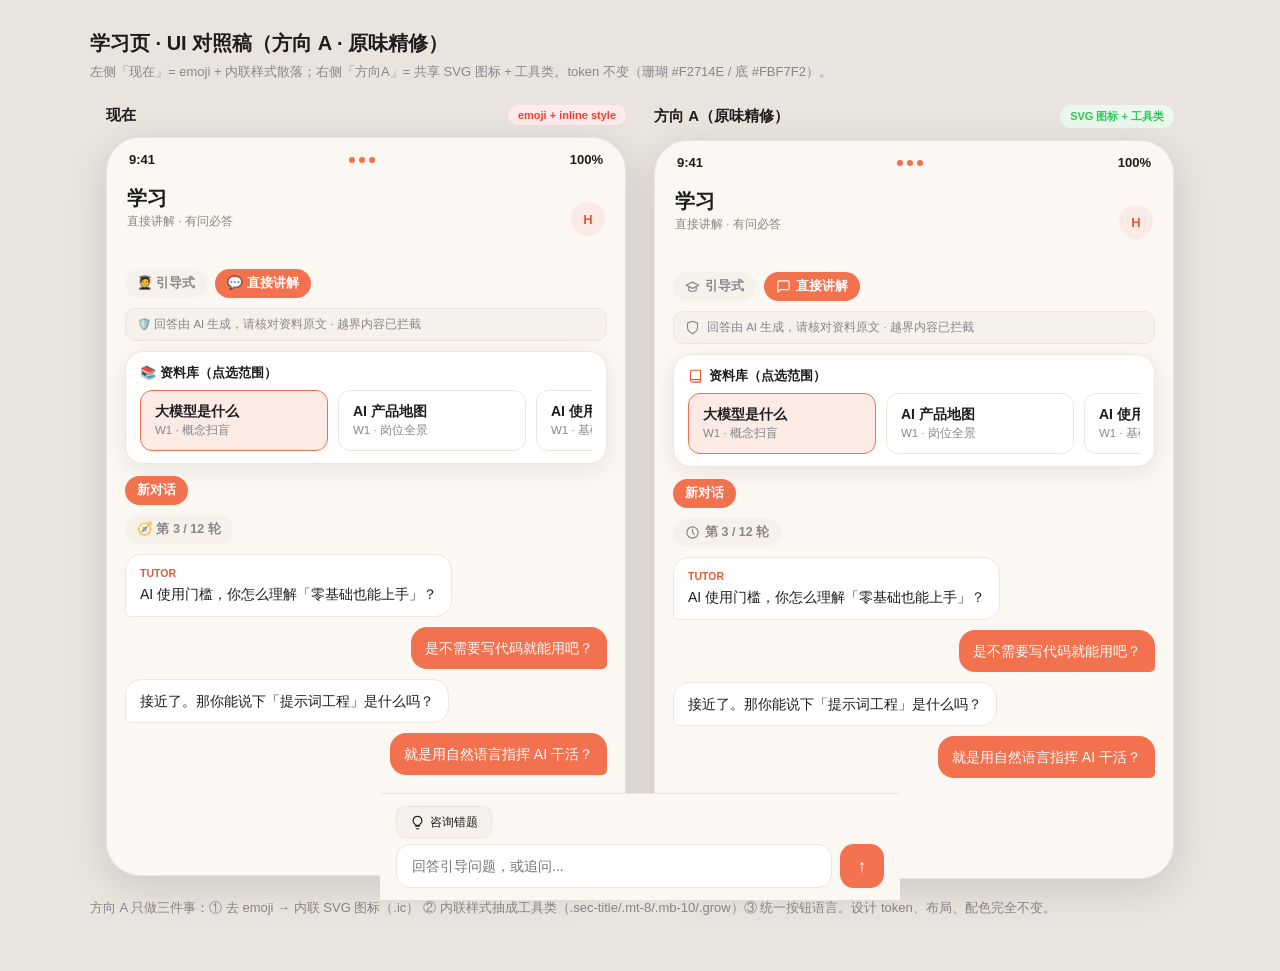
<file: ui-design-now-vs-A.html>
<!DOCTYPE html>
<html lang="zh-CN">
<head>
<meta charset="UTF-8">
<meta name="viewport" content="width=device-width, initial-scale=1.0">
<title>AI学习小组 · 学习页 UI 对照稿（A 原味精修）</title>
<style>
  :root{
    --coral:#F2714E; --coral-strong:#E25C3A; --coral-soft:#FCEBE4;
    --indigo:#5B5BD6; --indigo-soft:#ECECFB;
    --bg:#FBF7F2; --surface:#FFFFFF; --surface-2:#F6F1EB;
    --text:#1D1D1F; --text-2:#86868B; --text-3:#B0A89F;
    --border:#EDE6DE; --green:#34C759; --amber:#FF9F0A; --red:#FF3B30;
    --radius:18px; --shadow:0 6px 24px rgba(40,30,20,.08);
    --font:-apple-system,BlinkMacSystemFont,"PingFang SC","Helvetica Neue",sans-serif;
  }
  *{box-sizing:border-box;margin:0;padding:0}
  body{font-family:var(--font);background:#E9E4DD;color:var(--text);padding:30px}
  .wrap{max-width:1100px;margin:0 auto}
  h1{font-size:20px;margin-bottom:6px}
  .sub{font-size:13px;color:var(--text-2);margin-bottom:24px}
  .cols{display:flex;gap:28px;flex-wrap:wrap;justify-content:center}
  .col{flex:1;min-width:340px;max-width:520px}
  .col-tag{display:flex;align-items:center;justify-content:space-between;margin-bottom:12px}
  .col-tag b{font-size:15px}
  .col-tag .pill{font-size:11px;padding:4px 10px;border-radius:999px;font-weight:700}
  .col-tag.now .pill{background:#FDECEB;color:var(--red)}
  .col-tag.v2 .pill{background:#EAF8EE;color:var(--green)}
  .phone{background:var(--bg);border:1px solid var(--border);border-radius:34px;overflow:hidden;box-shadow:0 10px 40px rgba(0,0,0,.12);position:relative}
  .statusbar{display:flex;justify-content:space-between;align-items:center;padding:14px 22px 6px;font-size:13px;font-weight:600}
  .statusbar .dots{display:flex;gap:4px}
  .statusbar .dots i{width:6px;height:6px;border-radius:50%;background:var(--coral);display:block}
  .appbar{display:flex;align-items:center;justify-content:space-between;padding:12px 20px}
  .appbar h2{font-size:20px;font-weight:700;letter-spacing:-.3px}
  .appbar .sub{font-size:11.5px;color:var(--text-2);margin-top:2px}
  .avatar{width:34px;height:34px;border-radius:50%;background:var(--coral-soft);color:var(--coral-strong);display:flex;align-items:center;justify-content:center;font-weight:700;font-size:13px}
  .content{padding:4px 18px 90px}
  /* 工具类（方向 A 新增）*/
  .mt-8{margin-top:8px}.mt-10{margin-top:10px}.mt-12{margin-top:12px}.mb-8{margin-bottom:8px}.mb-10{margin-bottom:10px}.mb-12{margin-bottom:12px}
  .sec-title{font-weight:700;font-size:13px;margin-bottom:8px;display:flex;align-items:center;gap:6px}
  .sec-title-sm{font-weight:600;font-size:12.5px;margin-bottom:6px}
  .flex{display:flex;gap:8px;align-items:center}
  .grow{flex:1;min-width:0}
  .pill{display:inline-flex;align-items:center;gap:5px;background:var(--surface-2);color:var(--text-2);border-radius:999px;padding:6px 12px;font-size:12.5px;font-weight:600}
  .pill.active{background:var(--coral);color:#fff}
  .pill-wrap{display:flex;gap:8px;overflow-x:auto;margin-bottom:10px}
  .gate{display:flex;align-items:center;gap:7px;font-size:11.5px;color:var(--text-2);background:var(--surface-2);border-radius:10px;padding:8px 11px;margin-bottom:10px;border:1px solid var(--border)}
  .card{background:var(--surface);border:1px solid var(--border);border-radius:var(--radius);padding:14px;margin-bottom:12px;box-shadow:var(--shadow)}
  .card.sm{padding:12px 14px}
  .chapter-scroll{display:flex;gap:10px;overflow-x:auto}
  .chapter{display:flex;align-items:center;justify-content:space-between;padding:12px 14px;border:1px solid var(--border);border-radius:12px;margin-bottom:8px;background:var(--surface)}
  .chapter.active{border-color:var(--coral);background:var(--coral-soft)}
  .chapter-scroll .chapter{flex:0 0 auto;width:188px;margin-bottom:0}
  .chapter .nm{font-weight:600;font-size:14px}
  .chapter .mt{font-size:11.5px;color:var(--text-2);margin-top:2px}
  .chat{display:flex;flex-direction:column;gap:0}
  .msg{max-width:82%;padding:11px 14px;border-radius:16px;font-size:14px;line-height:1.45;margin-bottom:10px}
  .msg.user{align-self:flex-end;background:var(--coral);color:#fff;border-bottom-right-radius:5px}
  .msg.bot{align-self:flex-start;background:var(--surface);border:1px solid var(--border);border-bottom-left-radius:5px}
  .composer{position:fixed;bottom:0;left:0;right:0;max-width:520px;margin:0 auto;background:var(--bg);border-top:1px solid var(--border);padding:12px 16px;display:flex;flex-direction:column;gap:6px}
  .composer input{flex:1;background:var(--surface);border:1px solid var(--border);border-radius:14px;padding:12px 15px;font-size:14px;outline:none}
  .send{width:44px;height:44px;border-radius:14px;background:var(--coral);border:none;color:#fff;font-size:18px;flex-shrink:0}
  .mini-btn{font-size:12px;height:32px;min-width:64px;padding:0 13px;border-radius:9px;border:1px solid var(--border);background:var(--surface-2);color:var(--text);display:inline-flex;align-items:center;justify-content:center;white-space:nowrap}
  /* 图标样式（SVG 内联，方向 A）*/
  .ic{width:15px;height:15px;flex-shrink:0;display:inline-block;vertical-align:-2px}
  .ic svg{width:100%;height:100%}
  .ic.coral{color:var(--coral-strong)}
  .ic.indigo{color:var(--indigo)}
  /* 现在版 emoji style */
  .now .m-badge{background:var(--coral-soft);color:var(--coral-strong);border-radius:12px;min-width:40px;height:40px;display:flex;align-items:center;justify-content:center;font-size:18px}
  .qcard{display:flex;align-items:center;gap:12px;padding:13px;background:var(--surface);border:1px solid var(--border);border-radius:14px;margin-bottom:10px}
  .qcard .ic{background:var(--coral-soft);color:var(--coral-strong)}
</style>
</head>
<body>
<div class="wrap">
  <h1>学习页 · UI 对照稿（方向 A · 原味精修）</h1>
  <div class="sub">左侧「现在」= emoji + 内联样式散落；右侧「方向A」= 共享 SVG 图标 + 工具类。token 不变（珊瑚 #F2714E / 底 #FBF7F2）。</div>
  <div class="cols">

    <!-- ============ 现在 ============ -->
    <div class="col">
      <div class="col-tag now"><b>现在</b><span class="pill">emoji + inline style</span></div>
      <div class="phone now">
        <div class="statusbar"><span>9:41</span><span class="dots"><i></i><i></i><i></i></span><span>100%</span></div>
        <div class="appbar">
          <div><h2>学习</h2><div class="sub">直接讲解 · 有问必答</div></div>
          <div class="avatar">H</div>
        </div>
        <div class="content">
          <div class="pill-wrap">
            <span class="pill" style="cursor:pointer">🧑‍🎓 引导式</span><span class="pill active" style="cursor:pointer">💬 直接讲解</span>
          </div>
          <div class="gate">🛡️ 回答由 AI 生成，请核对资料原文 · 越界内容已拦截</div>
          <div class="card sm" style="margin-bottom:12px">
            <div style="font-weight:700;font-size:13px;margin-bottom:8px">📚 资料库（点选范围）</div>
            <div class="chapter-scroll">
              <div class="chapter active"><div><div class="nm">大模型是什么</div><div class="mt">W1 · 概念扫盲</div></div></div>
              <div class="chapter"><div><div class="nm">AI 产品地图</div><div class="mt">W1 · 岗位全景</div></div></div>
              <div class="chapter"><div><div class="nm">AI 使用门槛</div><div class="mt">W1 · 基础认知</div></div></div>
            </div>
          </div>
          <div class="pill-wrap"><span class="pill active" style="cursor:pointer">新对话</span></div>
          <div class="pill" style="margin-bottom:10px">🧭 第 3 / 12 轮</div>
          <div class="chat">
            <div class="msg bot"><div class="who" style="font-size:10.5px;font-weight:700;color:var(--coral-strong);margin-bottom:3px">TUTOR</div>AI 使用门槛，你怎么理解「零基础也能上手」？</div>
            <div class="msg user">是不需要写代码就能用吧？</div>
            <div class="msg bot">接近了。那你能说下「提示词工程」是什么吗？</div>
            <div class="msg user">就是用自然语言指挥 AI 干活？</div>
          </div>
        </div>
        <div class="composer">
          <div style="display:flex;align-items:center;gap:6px"><button class="mini-btn">💡 咨询错题</button></div>
          <div style="display:flex;gap:8px"><input placeholder="回答引导问题，或追问..." style="flex:1"/><button class="send">↑</button></div>
        </div>
      </div>
    </div>

    <!-- ============ 方向 A ============ -->
    <div class="col">
      <div class="col-tag v2"><b>方向 A（原味精修）</b><span class="pill">SVG 图标 + 工具类</span></div>
      <div class="phone">
        <div class="statusbar"><span>9:41</span><span class="dots"><i></i><i></i><i></i></span><span>100%</span></div>
        <div class="appbar">
          <div><h2>学习</h2><div class="sub">直接讲解 · 有问必答</div></div>
          <div class="avatar">H</div>
        </div>
        <div class="content">
          <div class="pill-wrap">
            <span class="pill" ><span class="ic"><svg viewBox="0 0 24 24" fill="none" stroke="currentColor" stroke-width="1.8" stroke-linecap="round" stroke-linejoin="round"><path d="M22 10L12 5 2 10l10 5 10-5z"/><path d="M6 12v5c0 1 2.7 2.5 6 2.5s6-1.5 6-2.5v-5"/></svg></span>引导式</span>
            <span class="pill active"><span class="ic"><svg viewBox="0 0 24 24" fill="none" stroke="currentColor" stroke-width="1.8" stroke-linecap="round" stroke-linejoin="round"><path d="M21 15a2 2 0 0 1-2 2H7l-4 4V5a2 2 0 0 1 2-2h14a2 2 0 0 1 2 2z"/></svg></span>直接讲解</span>
          </div>
          <div class="gate"><span class="ic"><svg viewBox="0 0 24 24" fill="none" stroke="currentColor" stroke-width="1.8" stroke-linecap="round" stroke-linejoin="round"><path d="M12 22s8-4 8-10V5l-8-3-8 3v7c0 6 8 10 8 10z"/></svg></span>回答由 AI 生成，请核对资料原文 · 越界内容已拦截</div>
          <div class="card sm mb-12">
            <div class="sec-title"><span class="ic coral"><svg viewBox="0 0 24 24" fill="none" stroke="currentColor" stroke-width="1.8" stroke-linecap="round" stroke-linejoin="round"><path d="M4 19.5A2.5 2.5 0 0 1 6.5 17H20V2H6.5A2.5 2.5 0 0 0 4 4.5v15z"/><path d="M20 17v4H6.5"/></svg></span>资料库（点选范围）</div>
            <div class="chapter-scroll">
              <div class="chapter active"><div><div class="nm">大模型是什么</div><div class="mt">W1 · 概念扫盲</div></div></div>
              <div class="chapter"><div><div class="nm">AI 产品地图</div><div class="mt">W1 · 岗位全景</div></div></div>
              <div class="chapter"><div><div class="nm">AI 使用门槛</div><div class="mt">W1 · 基础认知</div></div></div>
            </div>
          </div>
          <div class="pill-wrap"><span class="pill active">新对话</span></div>
          <div class="pill mb-10"><span class="ic"><svg viewBox="0 0 24 24" fill="none" stroke="currentColor" stroke-width="1.8" stroke-linecap="round" stroke-linejoin="round"><circle cx="12" cy="12" r="9"/><path d="M12 7v5l3 3"/></svg></span>第 3 / 12 轮</div>
          <div class="chat">
            <div class="msg bot"><div class="who" style="font-size:10.5px;font-weight:700;color:var(--coral-strong);margin-bottom:3px">TUTOR</div>AI 使用门槛，你怎么理解「零基础也能上手」？</div>
            <div class="msg user">是不需要写代码就能用吧？</div>
            <div class="msg bot">接近了。那你能说下「提示词工程」是什么吗？</div>
            <div class="msg user">就是用自然语言指挥 AI 干活？</div>
          </div>
        </div>
        <div class="composer">
          <div style="display:flex;align-items:center;gap:6px"><button class="mini-btn"><span class="ic" style="margin-right:5px"><svg viewBox="0 0 24 24" fill="none" stroke="currentColor" stroke-width="1.8" stroke-linecap="round" stroke-linejoin="round"><path d="M9 18h6M10 22h4M12 2a7 7 0 0 0-4.4 12.4c.6.5.9 1.2 1 1.9h6.8c.1-.7.4-1.4 1-1.9A7 7 0 0 0 12 2z"/></svg></span>咨询错题</button></div>
          <div style="display:flex;gap:8px"><input placeholder="回答引导问题，或追问..." class="grow"/><button class="send">↑</button></div>
        </div>
      </div>
    </div>

  </div>
  <div class="sub" style="margin-top:20px">方向 A 只做三件事：① 去 emoji → 内联 SVG 图标（.ic） ② 内联样式抽成工具类（.sec-title/.mt-8/.mb-10/.grow）③ 统一按钮语言。设计 token、布局、配色完全不变。</div>
</div>
</body>
</html>
</file>
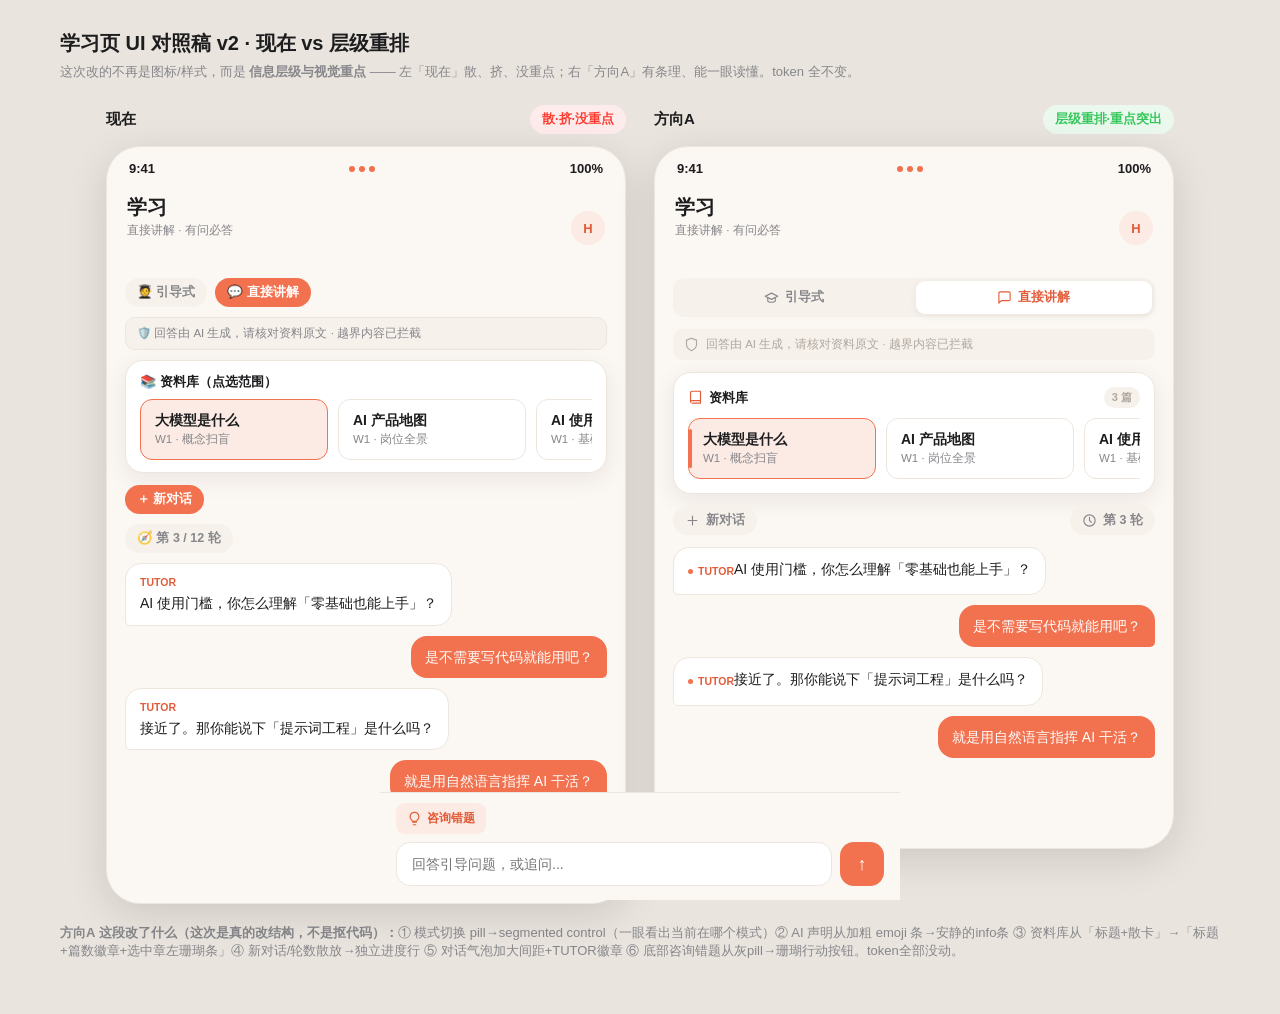
<file: ui-design-version-A-v2.html>
<!DOCTYPE html>
<html lang="zh-CN">
<head>
<meta charset="UTF-8">
<meta name="viewport" content="width=device-width, initial-scale=1.0">
<title>学习页 UI 对照稿 v2 · 现在 vs 层级重排</title>
<style>
  :root{
    --coral:#F2714E; --coral-strong:#E25C3A; --coral-soft:#FCEBE4;
    --indigo:#5B5BD6; --indigo-soft:#ECECFB;
    --bg:#FBF7F2; --surface:#FFFFFF; --surface-2:#F6F1EB;
    --text:#1D1D1F; --text-2:#86868B; --text-3:#B0A89F;
    --border:#EDE6DE; --green:#34C759; --amber:#FF9F0A; --red:#FF3B30;
    --radius:18px; --shadow:0 6px 24px rgba(40,30,20,.08);
    --font:-apple-system,BlinkMacSystemFont,"PingFang SC","Helvetica Neue",sans-serif;
  }
  *{box-sizing:border-box;margin:0;padding:0}
  body{font-family:var(--font);background:#E9E4DD;color:var(--text);padding:30px}
  .wrap{max-width:1160px;margin:0 auto}
  h1{font-size:20px;margin-bottom:6px}
  .sub{font-size:13px;color:var(--text-2);margin-bottom:24px}
  .cols{display:flex;gap:28px;flex-wrap:wrap;justify-content:center}
  .col{flex:1;min-width:340px;max-width:520px}
  .col-tag{display:flex;align-items:center;justify-content:space-between;margin-bottom:12px}
  .col-tag b{font-size:15px}
  .col-tag .pill{font-size:11px;padding:4px 10px;border-radius:999px;font-weight:700}
  .col-tag.now .pill{background:#FDECEB;color:var(--red)}
  .col-tag.v2 .pill{background:#EAF8EE;color:var(--green)}
  .phone{background:var(--bg);border:1px solid var(--border);border-radius:34px;overflow:hidden;box-shadow:0 10px 40px rgba(0,0,0,.12);position:relative}
  .statusbar{display:flex;justify-content:space-between;align-items:center;padding:14px 22px 6px;font-size:13px;font-weight:600}
  .statusbar .dots{display:flex;gap:4px}
  .statusbar .dots i{width:6px;height:6px;border-radius:50%;background:var(--coral);display:block}
  .appbar{display:flex;align-items:center;justify-content:space-between;padding:12px 20px}
  .appbar h2{font-size:20px;font-weight:700;letter-spacing:-.3px}
  .appbar .sub{font-size:11.5px;color:var(--text-2);margin-top:2px}
  .avatar{width:34px;height:34px;border-radius:50%;background:var(--coral-soft);color:var(--coral-strong);display:flex;align-items:center;justify-content:center;font-weight:700;font-size:13px}
  .content{padding:4px 18px 90px}

  /* ===== 现在：散乱现状（忠实还原） ===== */
  .now .pill{display:inline-flex;align-items:center;gap:5px;background:var(--surface-2);color:var(--text-2);border-radius:999px;padding:6px 12px;font-size:12.5px;font-weight:600}
  .now .pill.active{background:var(--coral);color:#fff}
  .now .pill-wrap{display:flex;gap:8px;overflow-x:auto;margin-bottom:10px}
  .now .gate{font-size:11.5px;color:var(--text-2);background:var(--surface-2);border-radius:10px;padding:8px 11px;margin-bottom:10px;border:1px solid var(--border)}
  .now .card{background:var(--surface);border:1px solid var(--border);border-radius:var(--radius);padding:14px;margin-bottom:12px;box-shadow:var(--shadow)}
  .now .card.sm{padding:12px 14px}
  .now .chapter-scroll{display:flex;gap:10px;overflow-x:auto}
  .now .chapter{display:flex;align-items:center;justify-content:space-between;padding:12px 14px;border:1px solid var(--border);border-radius:12px;margin-bottom:8px;background:var(--surface)}
  .now .chapter.active{border-color:var(--coral);background:var(--coral-soft)}
  .now .chapter-scroll .chapter{flex:0 0 auto;width:188px;margin-bottom:0}
  .now .chapter .nm{font-weight:600;font-size:14px}
  .now .chapter .mt{font-size:11.5px;color:var(--text-2);margin-top:2px}
  .now .chat{display:flex;flex-direction:column;gap:0}
  .now .msg{max-width:82%;padding:11px 14px;border-radius:16px;font-size:14px;line-height:1.45;margin-bottom:10px}
  .now .msg.user{align-self:flex-end;background:var(--coral);color:#fff;border-bottom-right-radius:5px}
  .now .msg.bot{align-self:flex-start;background:var(--surface);border:1px solid var(--border);border-bottom-left-radius:5px}
  .now .composer{position:fixed;bottom:0;left:0;right:0;max-width:520px;margin:0 auto;background:var(--bg);border-top:1px solid var(--border);padding:12px 16px;display:flex;flex-direction:column;gap:6px}
  .now .composer input{flex:1;background:var(--surface);border:1px solid var(--border);border-radius:14px;padding:12px 15px;font-size:14px;outline:none}
  .now .send{width:44px;height:44px;border-radius:14px;background:var(--coral);border:none;color:#fff;font-size:18px;flex-shrink:0}
  .now .mini-btn{font-size:12px;height:32px;min-width:64px;padding:0 13px;border-radius:9px;border:1px solid var(--border);background:var(--surface-2);color:var(--text);display:inline-flex;align-items:center;justify-content:center;white-space:nowrap}

  /* ===== 方向A：层级重排 ===== */
  .v2 .pill{display:inline-flex;align-items:center;gap:6px;background:var(--surface-2);color:var(--text-2);border-radius:999px;padding:6px 12px;font-size:12.5px;font-weight:600;white-space:nowrap}
  .v2 .pill.active{background:var(--coral);color:#fff}
  .v2 .ic{width:15px;height:15px;flex-shrink:0;display:inline-block;vertical-align:-2px}
  .v2 .ic svg{width:100%;height:100%}
  /* segmented control：模式切换 */
  .v2 .seg{display:flex;background:var(--surface-2);border-radius:12px;padding:3px;margin-bottom:12px;gap:3px}
  .v2 .seg button{flex:1;border:none;background:transparent;border-radius:9px;padding:8px 10px;font-size:12.5px;font-weight:600;color:var(--text-2);font-family:var(--font);display:flex;align-items:center;justify-content:center;gap:6px;cursor:pointer}
  .v2 .seg button.on{background:var(--surface);color:var(--coral-strong);box-shadow:0 2px 8px rgba(0,0,0,.06)}
  /* AI info 条：安静，不抢戏 */
  .v2 .ai-info{display:flex;align-items:center;gap:7px;font-size:11.5px;color:var(--text-3);background:var(--surface-2);border-radius:10px;padding:8px 11px;margin-bottom:12px}
  .v2 .card{background:var(--surface);border:1px solid var(--border);border-radius:var(--radius);padding:14px;margin-bottom:12px;box-shadow:var(--shadow)}
  .v2 .card-head{display:flex;align-items:center;justify-content:space-between;margin-bottom:10px}
  .v2 .card-title{font-size:13px;font-weight:700;display:flex;align-items:center;gap:6px}
  .v2 .card-title .ic{color:var(--coral-strong)}
  .v2 .card-count{font-size:11px;color:var(--text-3);background:var(--surface-2);border-radius:999px;padding:3px 8px;font-weight:600}
  .v2 .chapter-scroll{display:flex;gap:10px;overflow-x:auto}
  .v2 .chapter{display:flex;align-items:center;justify-content:space-between;padding:12px 14px;border:1px solid var(--border);border-radius:12px;margin-bottom:8px;background:var(--surface);position:relative}
  .v2 .chapter.active{border-color:var(--coral);background:var(--coral-soft)}
  .v2 .chapter.active::before{content:"";position:absolute;left:0;top:10px;bottom:10px;width:3px;border-radius:3px;background:var(--coral)}
  .v2 .chapter-scroll .chapter{flex:0 0 auto;width:188px;margin-bottom:0}
  .v2 .chapter .nm{font-weight:600;font-size:14px}
  .v2 .chapter .mt{font-size:11.5px;color:var(--text-2);margin-top:2px}
  /* 进度行：新对话 + 轮数 */
  .v2 .row-meta{display:flex;align-items:center;justify-content:space-between;margin-bottom:12px}
  .v2 .progress{margin-bottom:10px}
  .v2 .progress .lbl{display:flex;justify-content:space-between;font-size:11.5px;color:var(--text-2);margin-bottom:5px}
  .v2 .progress .bar{height:6px;background:var(--surface-2);border-radius:3px;overflow:hidden}
  .v2 .progress .bar i{display:block;height:100%;background:var(--coral);border-radius:3px;width:25%}
  /* 对话气泡：分层 + TUTOR 徽章 */
  .v2 .chat{display:flex;flex-direction:column;gap:10px}
  .v2 .msg{max-width:82%;padding:11px 14px;border-radius:16px;font-size:14px;line-height:1.45}
  .v2 .msg.user{align-self:flex-end;background:var(--coral);color:#fff;border-bottom-right-radius:5px}
  .v2 .msg.bot{align-self:flex-start;background:var(--surface);border:1px solid var(--border);border-bottom-left-radius:5px}
  .v2 .msg .who{display:inline-flex;align-items:center;gap:5px;font-size:10.5px;font-weight:700;color:var(--coral-strong);margin-bottom:4px}
  .v2 .msg .who .dot{width:5px;height:5px;border-radius:50%;background:var(--coral)}
  /* 底部工具箱：一体化 */
  .v2 .composer{position:fixed;bottom:0;left:0;right:0;max-width:520px;margin:0 auto;background:var(--bg);border-top:1px solid var(--border);padding:10px 16px 14px}
  .v2 .composer .tool{display:flex;gap:8px;margin-bottom:8px}
  .v2 .composer .tool-btn{display:inline-flex;align-items:center;gap:5px;font-size:12px;font-weight:600;color:var(--coral-strong);background:var(--coral-soft);border:none;border-radius:9px;padding:7px 11px;cursor:pointer;font-family:var(--font)}
  .v2 .composer .input-row{display:flex;gap:8px}
  .v2 .composer input{flex:1;background:var(--surface);border:1px solid var(--border);border-radius:14px;padding:12px 15px;font-size:14px;outline:none}
  .v2 .send{width:44px;height:44px;border-radius:14px;background:var(--coral);border:none;color:#fff;font-size:18px;flex-shrink:0}
</style>
</head>
<body>
<div class="wrap">
  <h1>学习页 UI 对照稿 v2 · 现在 vs 层级重排</h1>
  <div class="sub">这次改的不再是图标/样式，而是 <b>信息层级与视觉重点</b> —— 左「现在」散、挤、没重点；右「方向A」有条理、能一眼读懂。token 全不变。</div>
  <div class="cols">

    <!-- ============ 现在（忠实还原散乱现状） ============ -->
    <div class="col">
      <div class="col-tag now"><b>现在</b><span class="pill">散·挤·没重点</span></div>
      <div class="phone now">
        <div class="statusbar"><span>9:41</span><span class="dots"><i></i><i></i><i></i></span><span>100%</span></div>
        <div class="appbar">
          <div><h2>学习</h2><div class="sub">直接讲解 · 有问必答</div></div>
          <div class="avatar">H</div>
        </div>
        <div class="content">
          <div class="pill-wrap">
            <span class="pill" style="cursor:pointer">🧑‍🎓 引导式</span><span class="pill active" style="cursor:pointer">💬 直接讲解</span>
          </div>
          <div class="gate">🛡️ 回答由 AI 生成，请核对资料原文 · 越界内容已拦截</div>
          <div class="card sm" style="margin-bottom:12px">
            <div style="font-weight:700;font-size:13px;margin-bottom:8px">📚 资料库（点选范围）</div>
            <div class="chapter-scroll">
              <div class="chapter active"><div><div class="nm">大模型是什么</div><div class="mt">W1 · 概念扫盲</div></div></div>
              <div class="chapter"><div><div class="nm">AI 产品地图</div><div class="mt">W1 · 岗位全景</div></div></div>
              <div class="chapter"><div><div class="nm">AI 使用门槛</div><div class="mt">W1 · 基础认知</div></div></div>
            </div>
          </div>
          <div class="pill-wrap"><span class="pill active" style="cursor:pointer">＋ 新对话</span></div>
          <div class="pill" style="margin-bottom:10px">🧭 第 3 / 12 轮</div>
          <div class="chat">
            <div class="msg bot"><div class="who" style="font-size:10.5px;font-weight:700;color:var(--coral-strong);margin-bottom:3px">TUTOR</div>AI 使用门槛，你怎么理解「零基础也能上手」？</div>
            <div class="msg user">是不需要写代码就能用吧？</div>
            <div class="msg bot"><div class="who" style="font-size:10.5px;font-weight:700;color:var(--coral-strong);margin-bottom:3px">TUTOR</div>接近了。那你能说下「提示词工程」是什么吗？</div>
            <div class="msg user">就是用自然语言指挥 AI 干活？</div>
          </div>
        </div>
        <div class="composer">
          <div style="display:flex;align-items:center;gap:6px"><button class="mini-btn">💡 咨询错题</button></div>
          <div style="display:flex;gap:8px"><input placeholder="回答引导问题，或追问..." style="flex:1"/><button class="send">↑</button></div>
        </div>
      </div>
    </div>

    <!-- ============ 方向A（层级重排） ============ -->
    <div class="col">
      <div class="col-tag v2"><b>方向A</b><span class="pill">层级重排·重点突出</span></div>
      <div class="phone v2">
        <div class="statusbar"><span>9:41</span><span class="dots"><i></i><i></i><i></i></span><span>100%</span></div>
        <div class="appbar">
          <div><h2>学习</h2><div class="sub">直接讲解 · 有问必答</div></div>
          <div class="avatar">H</div>
        </div>
        <div class="content">
          <!-- 模式切换：segmented control，一眼看出当前 -->
          <div class="seg">
            <button><span class="ic"><svg viewBox="0 0 24 24" fill="none" stroke="currentColor" stroke-width="1.8" stroke-linecap="round" stroke-linejoin="round"><path d="M22 10L12 5 2 10l10 5 10-5z"/><path d="M6 12v5c0 1 2.7 2.5 6 2.5s6-1.5 6-2.5v-5"/></svg></span>引导式</button>
            <button class="on"><span class="ic"><svg viewBox="0 0 24 24" fill="none" stroke="currentColor" stroke-width="1.8" stroke-linecap="round" stroke-linejoin="round"><path d="M21 15a2 2 0 0 1-2 2H7l-4 4V5a2 2 0 0 1 2-2h14a2 2 0 0 1 2 2z"/></svg></span>直接讲解</button>
          </div>
          <!-- AI info 条：安静，不抢戏 -->
          <div class="ai-info"><span class="ic"><svg viewBox="0 0 24 24" fill="none" stroke="currentColor" stroke-width="1.8" stroke-linecap="round" stroke-linejoin="round"><path d="M12 22s8-4 8-10V5l-8-3-8 3v7c0 6 8 10 8 10z"/></svg></span>回答由 AI 生成，请核对资料原文 · 越界内容已拦截</div>
          <!-- 资料库：标题 + 计数 -->
          <div class="card">
            <div class="card-head">
              <div class="card-title"><span class="ic"><svg viewBox="0 0 24 24" fill="none" stroke="currentColor" stroke-width="1.8" stroke-linecap="round" stroke-linejoin="round"><path d="M4 19.5A2.5 2.5 0 0 1 6.5 17H20V2H6.5A2.5 2.5 0 0 0 4 4.5v15z"/><path d="M20 17v4H6.5"/></svg></span>资料库</div>
              <span class="card-count">3 篇</span>
            </div>
            <div class="chapter-scroll">
              <div class="chapter active"><div><div class="nm">大模型是什么</div><div class="mt">W1 · 概念扫盲</div></div></div>
              <div class="chapter"><div><div class="nm">AI 产品地图</div><div class="mt">W1 · 岗位全景</div></div></div>
              <div class="chapter"><div><div class="nm">AI 使用门槛</div><div class="mt">W1 · 基础认知</div></div></div>
            </div>
          </div>
          <!-- 进度行：新对话 + 轮数 -->
          <div class="row-meta">
            <span class="pill"><span class="ic"><svg viewBox="0 0 24 24" fill="none" stroke="currentColor" stroke-width="1.8" stroke-linecap="round" stroke-linejoin="round"><path d="M12 5v14M5 12h14"/></svg></span>新对话</span>
            <span class="pill"><span class="ic"><svg viewBox="0 0 24 24" fill="none" stroke="currentColor" stroke-width="1.8" stroke-linecap="round" stroke-linejoin="round"><circle cx="12" cy="12" r="9"/><path d="M12 7v5l3 3"/></svg></span>第 3 轮</span>
          </div>
          <!-- 对话：气泡分层 + 徽章 -->
          <div class="chat">
            <div class="msg bot"><div class="who"><span class="dot"></span>TUTOR</div>AI 使用门槛，你怎么理解「零基础也能上手」？</div>
            <div class="msg user">是不需要写代码就能用吧？</div>
            <div class="msg bot"><div class="who"><span class="dot"></span>TUTOR</div>接近了。那你能说下「提示词工程」是什么吗？</div>
            <div class="msg user">就是用自然语言指挥 AI 干活？</div>
          </div>
        </div>
        <div class="composer">
          <div class="tool">
            <button class="tool-btn"><span class="ic"><svg viewBox="0 0 24 24" fill="none" stroke="currentColor" stroke-width="1.8" stroke-linecap="round" stroke-linejoin="round"><path d="M9 18h6M10 22h4M12 2a7 7 0 0 0-4.4 12.4c.6.5.9 1.2 1 1.9h6.8c.1-.7.4-1.4 1-1.9A7 7 0 0 0 12 2z"/></svg></span>咨询错题</button>
          </div>
          <div class="input-row"><input placeholder="回答引导问题，或追问..."/><button class="send">↑</button></div>
        </div>
      </div>
    </div>

  </div>
  <div class="sub" style="margin-top:20px"><b>方向A 这段改了什么（这次是真的改结构，不是抠代码）：</b>① 模式切换 pill→segmented control（一眼看出当前在哪个模式）② AI 声明从加粗 emoji 条→安静的info条 ③ 资料库从「标题+散卡」→「标题+篇数徽章+选中章左珊瑚条」④ 新对话/轮数散放→独立进度行 ⑤ 对话气泡加大间距+TUTOR徽章 ⑥ 底部咨询错题从灰pill→珊瑚行动按钮。token全部没动。</div>
</div>
</body>
</html>
</file>
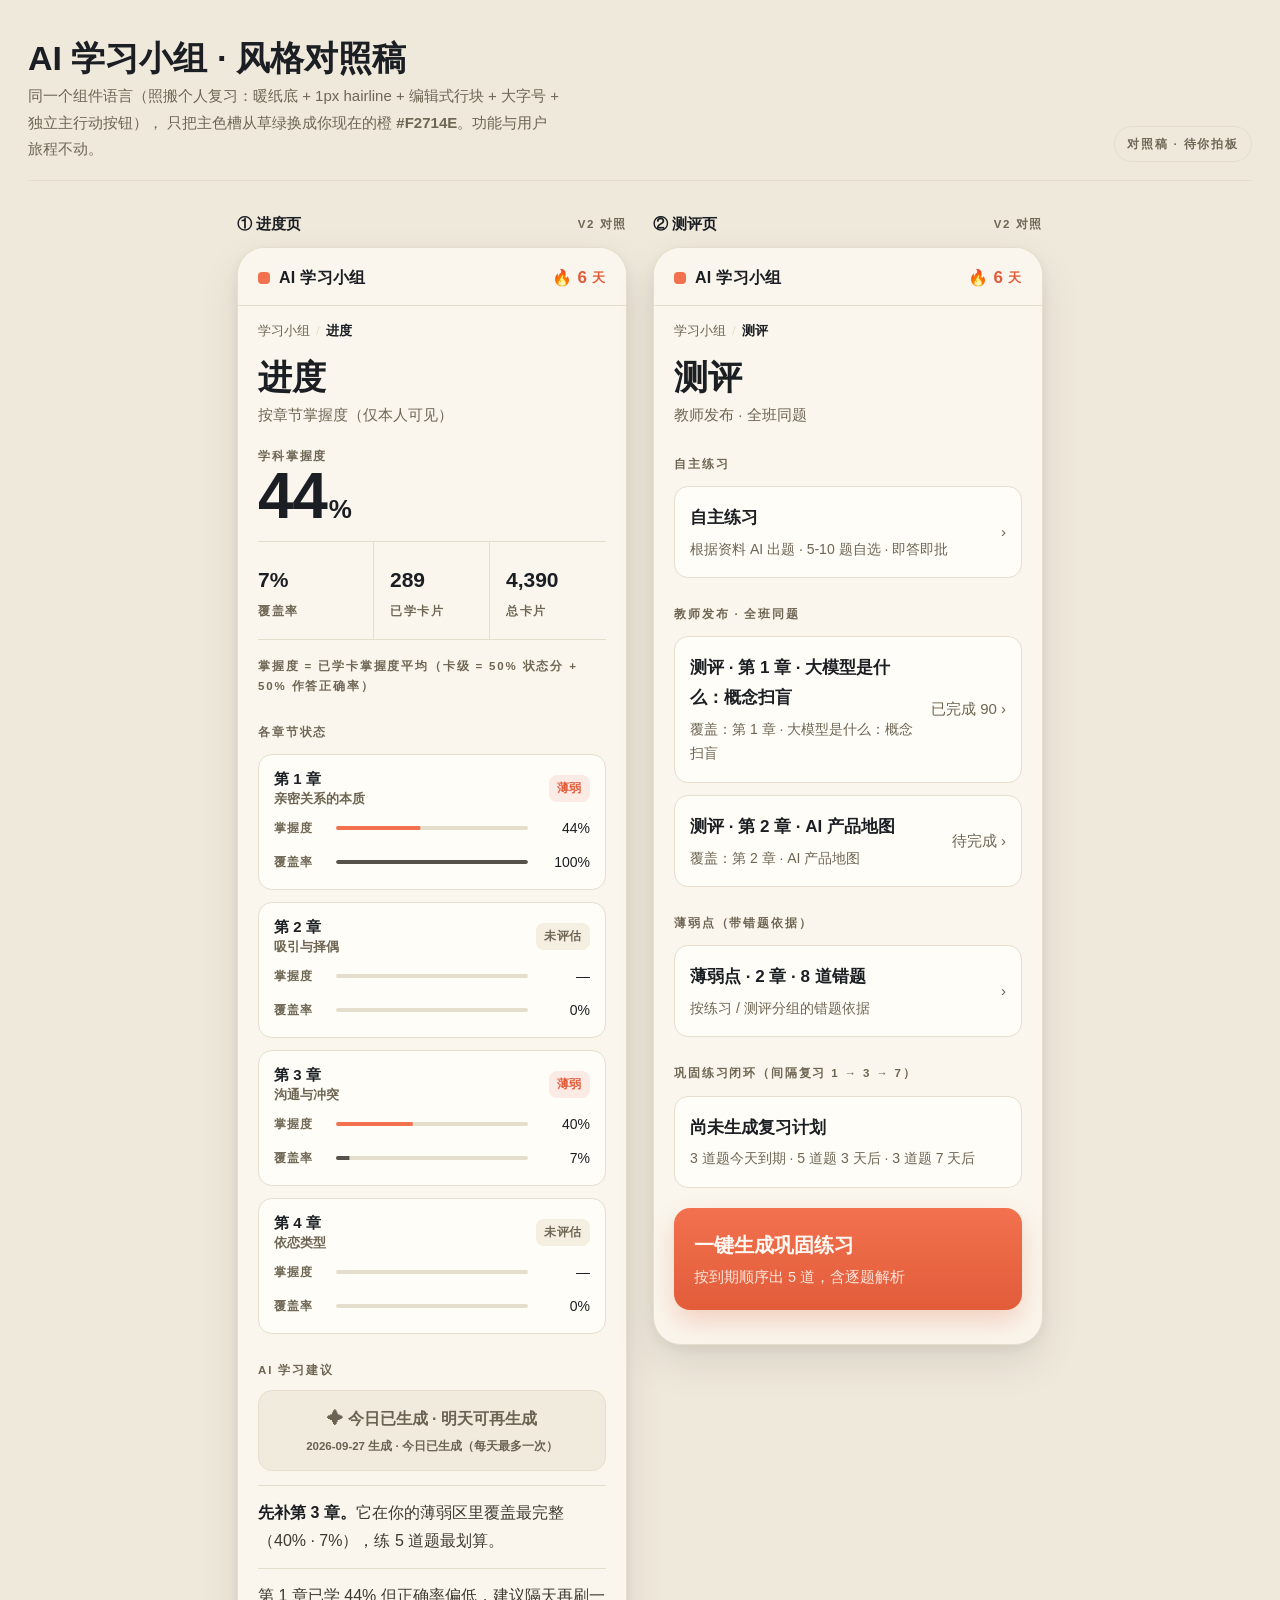
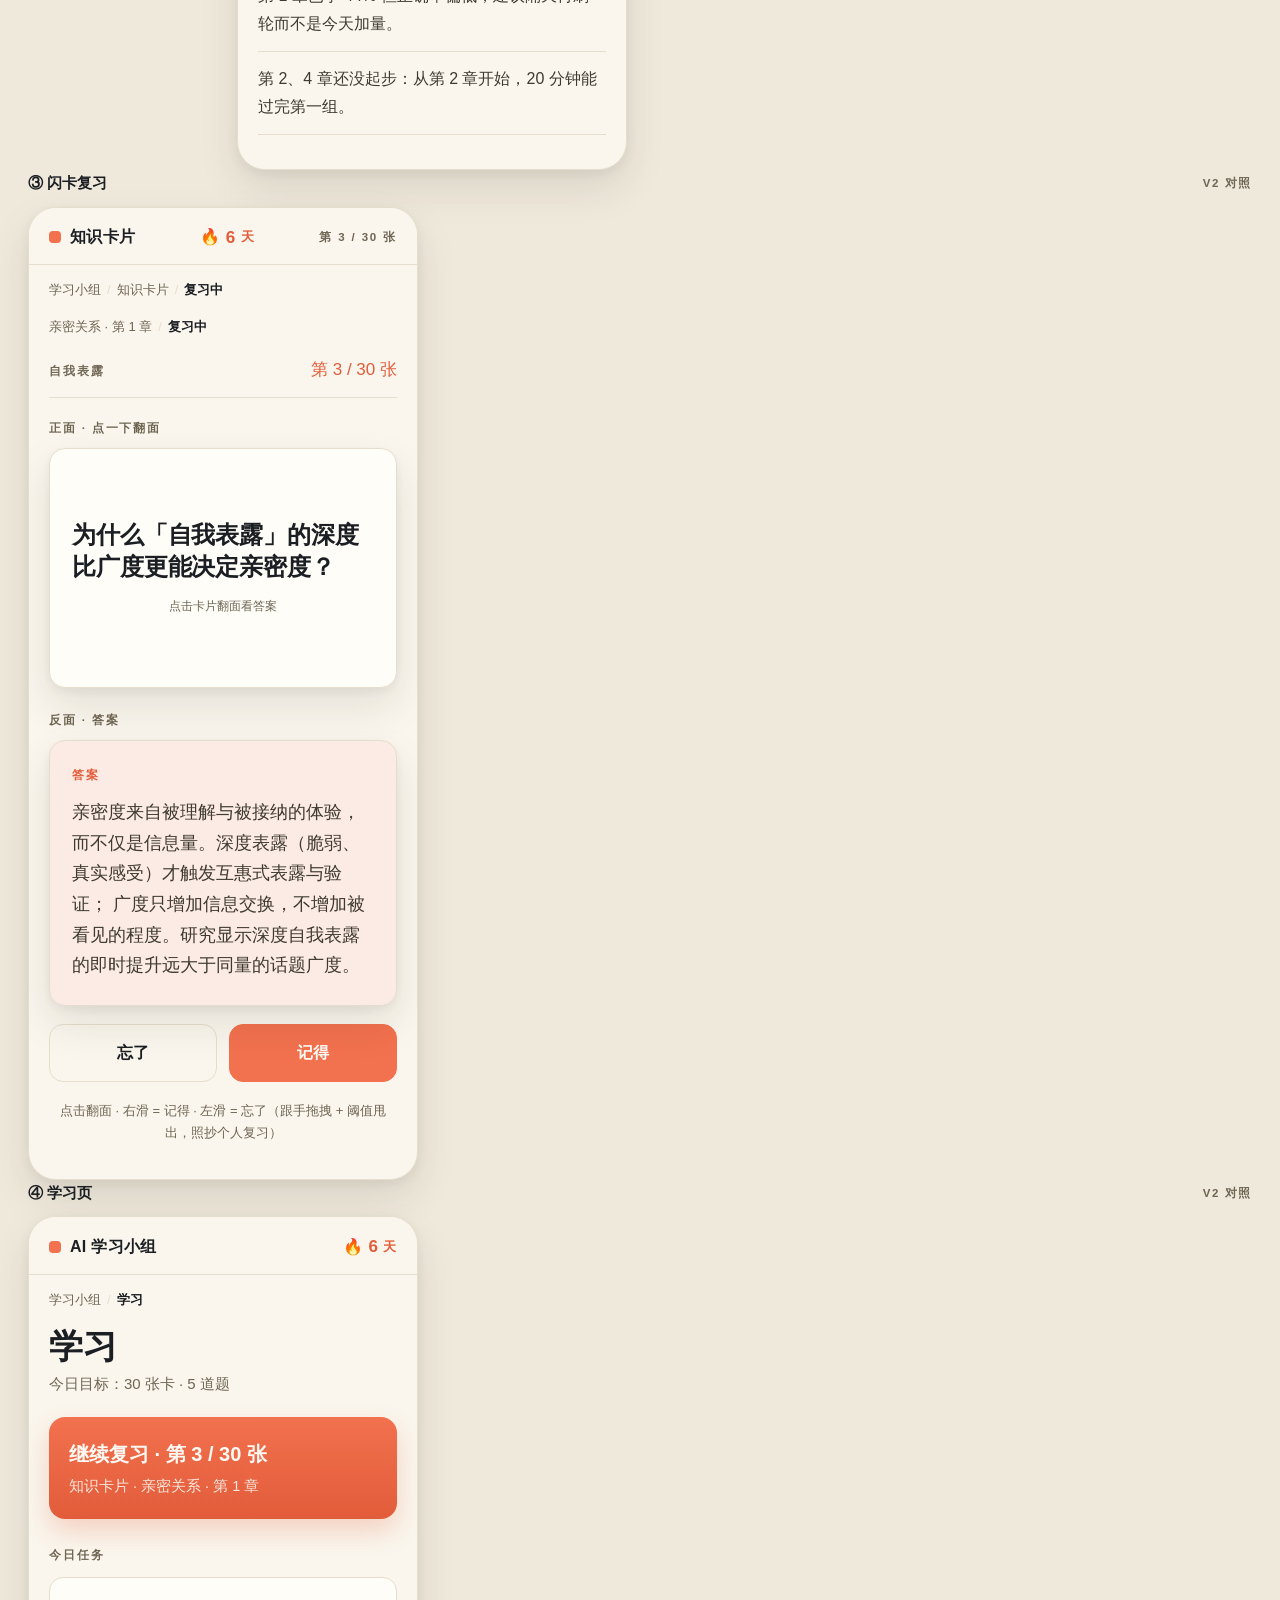
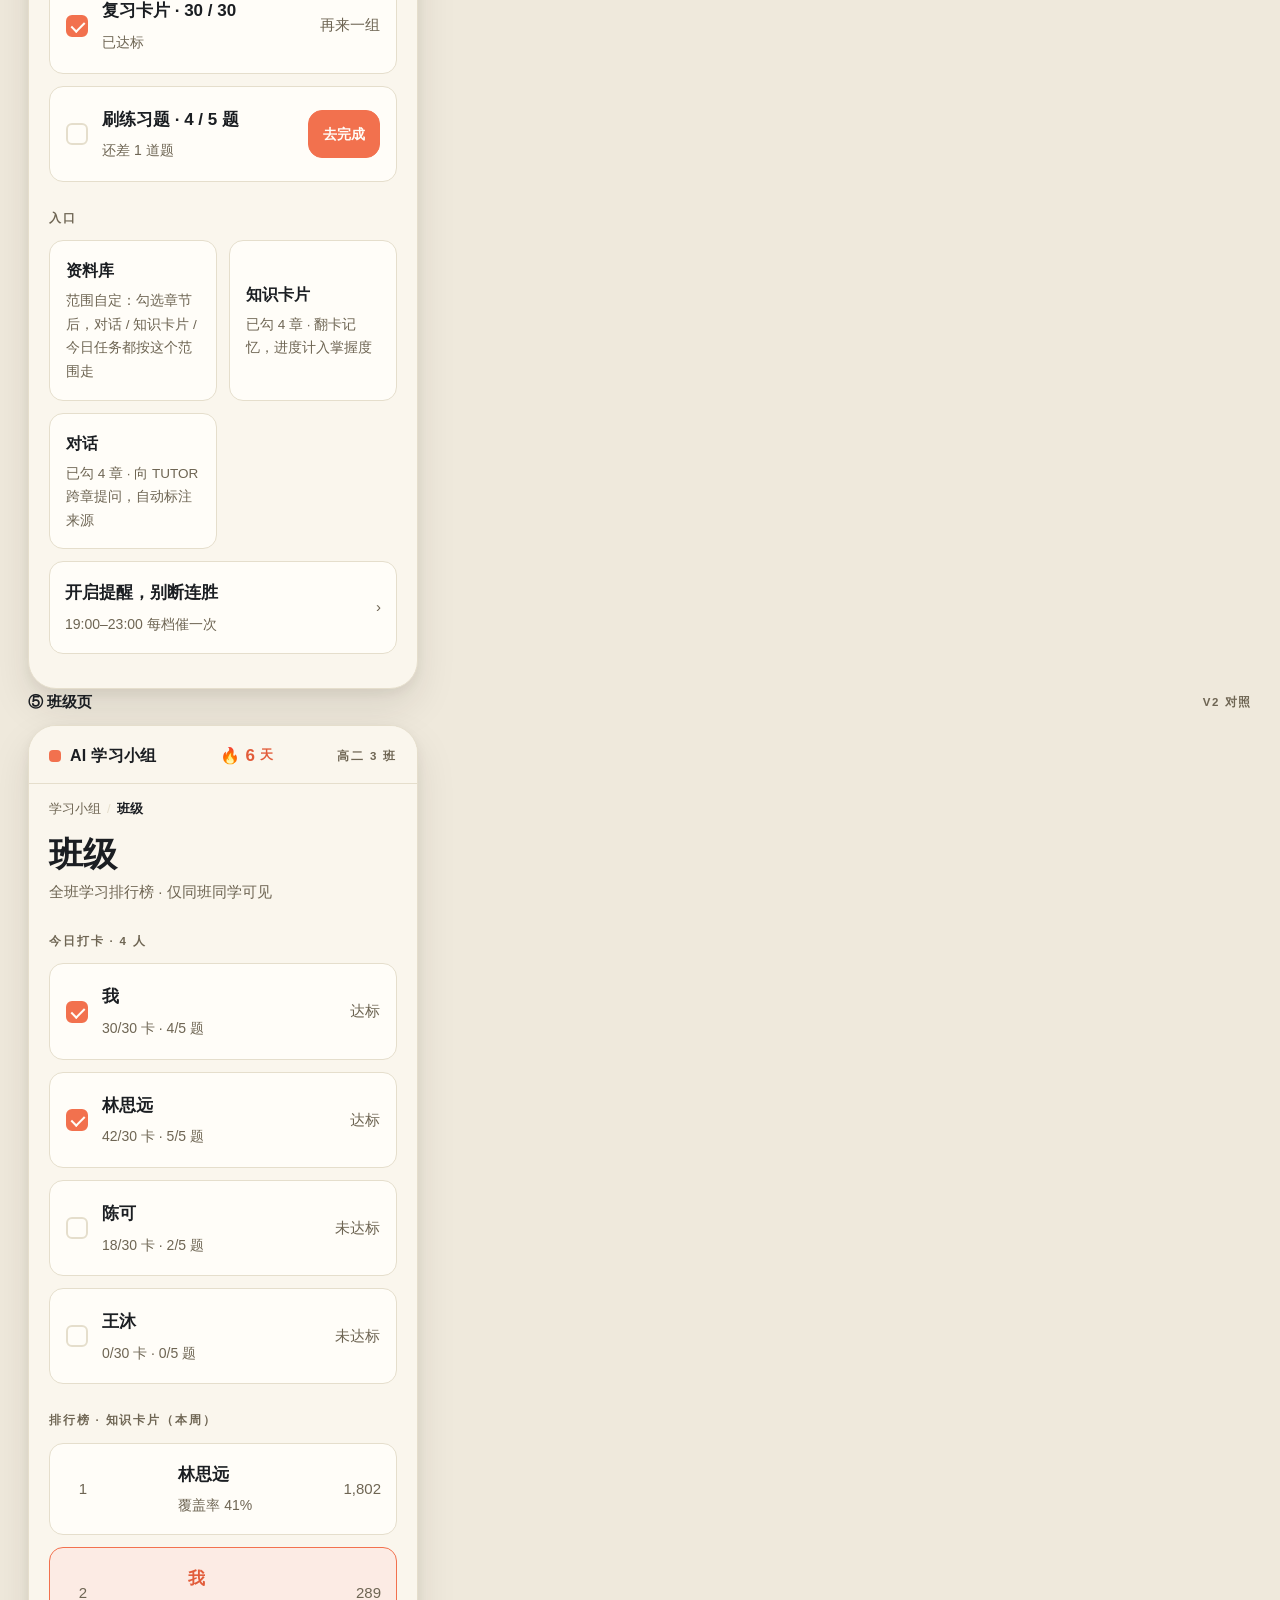
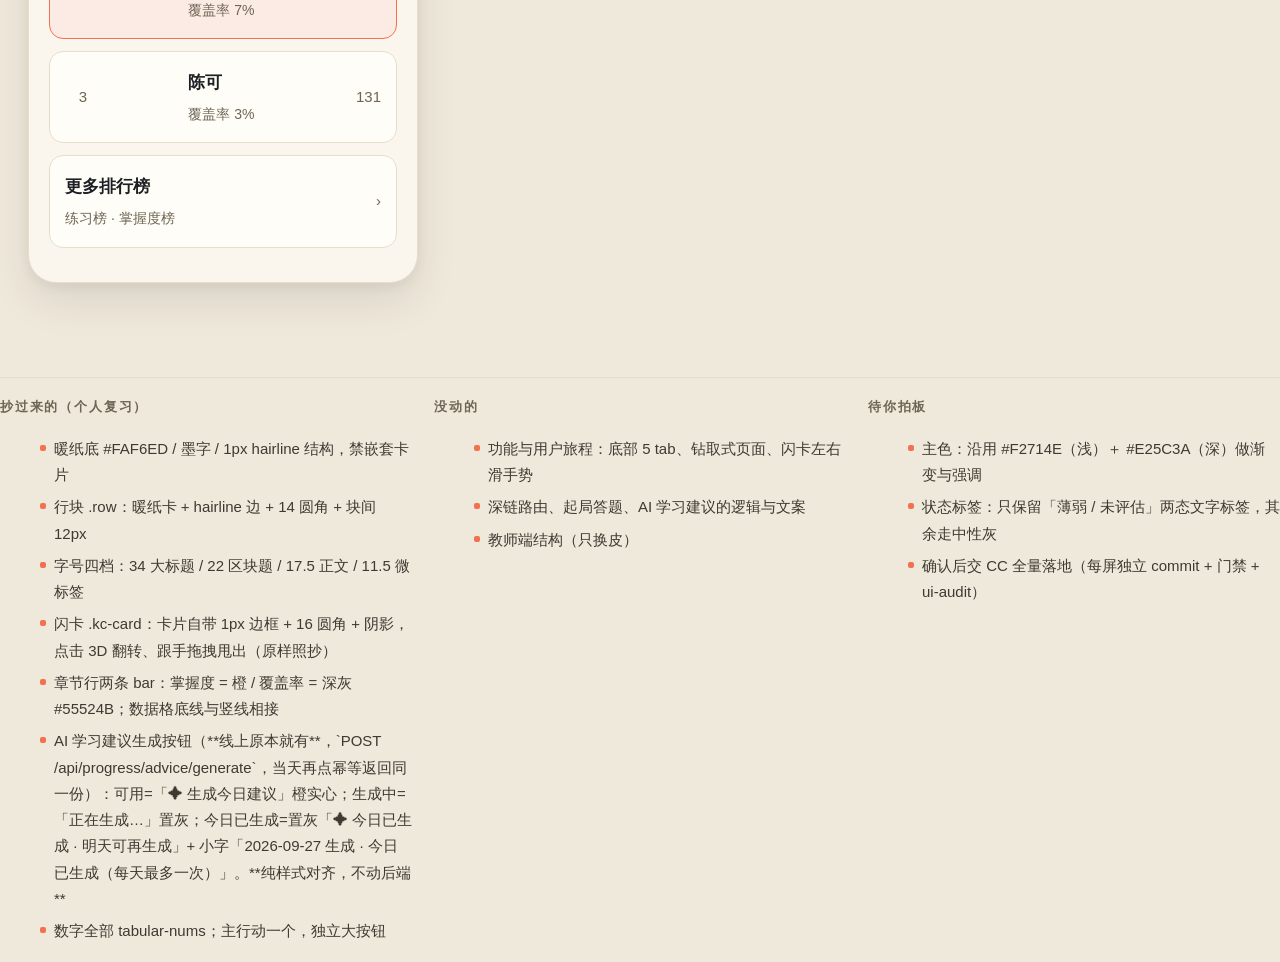
<file: docs/reference/style-draft-2026-09-27.html>
<!doctype html>
<html lang="zh-CN"><head><meta charset="utf-8">
<title>AI 学习小组 · 风格对照稿（对齐个人复习 · 橙色主调）</title>
<style>
:root{
  /* 直接把「个人复习」的令牌搬过来，只把草绿主色槽换成 aistudy 的橙 */
  --paper:#FAF6ED; --paper-2:#F5EFE1; --card:#FFFDF8;
  --ink:#1B1E22; --ink-2:#3E3A31; --muted:#6E6553;
  --hair:#E5DECC; --accent:#F2714E; --accent-deep:#E25C3A; --accent-tint:#FCEBE4;
  --disabled-ink:#6B6252; --disabled-bg:#F1EBDD;
  --disp:'Archivo Black','Archivo','Noto Sans SC','PingFang SC',sans-serif;
  --body:'Archivo','Noto Sans SC','PingFang SC','Hiragino Sans GB',sans-serif;
  --r-card:16px; --r-btn:14px; --r-chip:8px;
  --shadow:0 18px 40px rgba(35,32,22,.10), 0 4px 12px rgba(35,32,22,.06);
  --ease:cubic-bezier(.16,1,.3,1);
}
*{box-sizing:border-box}
body{margin:0;background:#EFE9DC;color:var(--ink);font:17.5px/1.75 var(--body);font-variant-numeric:tabular-nums;-webkit-font-smoothing:antialiased}
.sheet{max-width:1360px;margin:0 auto;padding:40px 28px 60px}
.head{display:flex;align-items:flex-end;justify-content:space-between;gap:20px;border-bottom:1px solid var(--hair);padding-bottom:18px}
.head h1{font-family:var(--disp);font-weight:900;font-size:34px;line-height:1.1;margin:0}
.head p{margin:6px 0 0;color:var(--muted);font-size:15px;max-width:64ch}
.chip{font-size:11.5px;font-weight:800;letter-spacing:.16em;text-transform:uppercase;color:var(--muted);
  border:1px solid var(--hair);border-radius:99px;padding:7px 12px;white-space:nowrap}
.frames{display:grid;grid-template-columns:repeat(auto-fit,390px);gap:26px;margin-top:30px;justify-content:center}
.frame{width:390px;background:var(--paper);border:1px solid var(--hair);border-radius:28px;overflow:hidden;
  box-shadow:var(--shadow);display:flex;flex-direction:column;min-height:844px}
.cap{display:flex;align-items:center;justify-content:space-between;gap:10px;margin:0 0 10px}
.cap b{font-size:15px;font-weight:800}
.cap span{font-size:11.5px;letter-spacing:.14em;text-transform:uppercase;color:var(--muted);font-weight:800}
.col{display:flex;flex-direction:column}

/* —— 顶栏（抄个人复习 .topbar） —— */
.topbar{background:var(--paper);border-bottom:1px solid var(--hair);flex:none}
.topbar-inner{padding:15px 20px 12px;display:flex;align-items:center;justify-content:space-between;gap:12px}
.brand{display:inline-flex;align-items:center;gap:9px;font-weight:800;font-size:16px;letter-spacing:.02em}
.dot{width:12px;height:12px;border-radius:4px;background:var(--accent)}
.streak{color:var(--accent-deep);font-weight:800;font-size:13px;letter-spacing:.04em;display:inline-flex;align-items:center;gap:5px}
.streak .flame{font-size:16px;line-height:1}
.streak .n{font-family:var(--disp);font-size:17px}
.body{padding:0 20px 34px;overflow:hidden;flex:1}
.crumb{font-size:13px;color:var(--muted);padding:14px 0 0}
.crumb b{color:var(--ink);font-weight:800}
.crumb .sep{margin:0 6px;color:var(--hair)}
.display{font-family:var(--disp);font-weight:900;letter-spacing:-.01em;font-size:34px;line-height:1.08;margin:16px 0 6px}
.sub{color:var(--muted);font-size:15px;margin:0}
.sectitle{font-size:11.5px;font-weight:800;letter-spacing:.16em;text-transform:uppercase;color:var(--muted);margin:26px 0 2px}
.hairline{border-top:1px solid var(--hair);margin:20px 0}

/* 大数字块（数据看板语义：hairline 分隔的编辑式行，不用嵌套卡） */
.feature{margin-top:18px}
.bignum{font-family:var(--disp);font-weight:900;font-size:64px;line-height:.95;letter-spacing:-.02em}
.bignum i{font-style:normal;font-size:26px;margin-left:2px}
.stats{display:grid;grid-template-columns:repeat(3,1fr);border-top:1px solid var(--hair);border-bottom:1px solid var(--hair);margin-top:14px} /* 底线与竖线相接：竖线顶到底线 */
.stats div{padding:20px 16px 18px;border-right:1px solid var(--hair)}
.stats div:first-child{padding-left:0}
.stats div:last-child{border-right:0;padding-right:0}
.stats b{display:block;font-family:var(--disp);font-weight:900;font-size:21px}
.stats span{display:block;font-size:11.5px;font-weight:800;letter-spacing:.14em;text-transform:uppercase;color:var(--muted);margin-top:2px}

/* —— 行块（抄 .row / .progline：暖纸卡 + 1px hairline + 14 圆角，块间 gap 12） —— */
.rowlist{display:flex;flex-direction:column;gap:12px;margin-top:12px}
.rowlist.grid{display:grid;grid-template-columns:repeat(2,1fr);gap:12px}
.rowlist.grid .row{padding:16px}
.rowlist.grid .row .l>b{font-size:16px}
.rowlist.grid .row .l>span{font-size:13.5px}
.pos{font-family:var(--disp);font-size:15px;width:22px;flex:none;color:var(--muted);text-align:right}
.row.me{background:var(--accent-tint);border-color:var(--accent)}
/* AI 学习建议生成按钮：可用=橙实心；今天已生成=常显 + 置灰 + 写明原因（禁「稍后/静音」出口） */
.genrow{display:flex;align-items:center;gap:10px}
.genrow .btn{flex:1}
.genrow .btn:not(:disabled){background:var(--accent);border-color:var(--accent);color:#FFFDF8}
.row.me .l>b{color:var(--accent-deep)}
.progline{display:flex;flex-direction:column;align-items:stretch;gap:9px;padding:15px;border:1px solid var(--hair);
  border-radius:var(--r-btn);background:var(--card)}
.phead{display:flex;align-items:center;justify-content:space-between;gap:10px}
.mrow{display:flex;align-items:center;gap:10px}
.mname{font-size:11.5px;font-weight:800;letter-spacing:.1em;color:var(--muted);width:52px;flex:none}
.mnum{font-family:var(--disp);font-size:14px;width:52px;text-align:right;flex:none}
.bar{flex:1;height:4px;background:var(--hair);border-radius:99px;overflow:hidden}
.bar i{display:block;height:100%;border-radius:99px;transform-origin:left}
.f-acc{background:var(--accent)}          /* 掌握度 · 橙 */
.f-gray{background:#55524B}               /* 覆盖率 · 深灰 */
.progline .nm{font-weight:800;font-size:15px;line-height:1.25}
.progline .nm em{display:block;font-style:normal;font-size:13px;color:var(--muted);font-weight:600;margin-top:2px}
.progline .bar{flex:1;height:3px;background:var(--hair);border-radius:99px;overflow:hidden;min-width:34px}
.progline .bar i{display:block;height:100%;border-radius:99px;transform-origin:left} /* 颜色交给 .f-acc/.f-gray，避免优先级压盖 */
.progline .bar{height:4px}
.progline .num{font-family:var(--disp);font-size:15px;color:var(--ink);white-space:nowrap}
.tag{font-size:11.5px;font-weight:800;letter-spacing:.06em;border-radius:var(--r-chip);padding:3px 8px;white-space:nowrap}
.tag.weak{color:var(--accent-deep);background:var(--accent-tint)}
.tag.none{color:var(--muted);background:var(--paper-2)}

.row{display:flex;align-items:center;justify-content:space-between;gap:14px;padding:16px 15px;
  border:1px solid var(--hair);border-radius:var(--r-btn);background:var(--card)}
.row .l{display:flex;flex-direction:column;gap:4px;min-width:0}
.row .l>b{font-size:17px;font-weight:800}
.row .l>span{font-size:14px;color:var(--muted)}
.row .r{font-family:var(--disp);font-size:15px;color:var(--muted);white-space:nowrap}
.row.task{justify-content:flex-start;padding:18px 16px}
.row.task .l{flex:1 1 auto}
.row .tick{flex:none;width:22px;height:22px;border:2px solid var(--hair);border-radius:6px;background:var(--card);position:relative}
.row .tick.on{border-color:var(--accent);background:var(--accent)}
.row .tick.on::after{content:'';position:absolute;left:6px;top:2px;width:6px;height:11px;border:solid #FFFDF8;border-width:0 2px 2px 0;transform:rotate(45deg)}
.btn{font:inherit;font-weight:800;font-size:16px;border-radius:var(--r-btn);padding:14px 14px;cursor:pointer;
  border:1px solid var(--hair);background:transparent;color:var(--ink);text-align:center;white-space:nowrap}
.btn.act{flex:none;width:auto;padding:11px 14px;font-size:14px}
.btn.solid{background:var(--accent);border-color:var(--accent);color:#FFFDF8}
.btn.wide{display:block;width:100%}
.btn:disabled{color:var(--disabled-ink);background:var(--disabled-bg);border-color:var(--hair);cursor:not-allowed;white-space:normal}
.btn .why{display:block;margin-top:3px;font-size:11.5px;font-weight:600;color:var(--disabled-ink)}
.primary{display:block;width:100%;text-align:left;border:0;font:inherit;cursor:pointer;border-radius:var(--r-card);
  padding:20px;margin:20px 0 0;background:linear-gradient(180deg,var(--accent),var(--accent-deep));color:#FFF9F4;
  box-shadow:0 12px 26px rgba(226,92,58,.24)}
.primary b{display:block;font-size:20px;font-weight:800}
.primary>span{display:block;font-size:14.5px;color:rgba(255,249,244,.88);margin-top:2px}
.points{margin-top:14px;border-top:1px solid var(--hair)}
.points li{list-style:none;padding:13px 0;border-bottom:1px solid var(--hair);color:var(--ink-2);font-size:16px}
.points li b{color:var(--ink)}
.q{font-size:24px;font-weight:800;line-height:1.35;letter-spacing:-.005em;margin:14px 0 0}
.ans{font-size:17.5px;line-height:1.75;color:var(--ink-2);margin-top:6px}
.actions{display:grid;grid-template-columns:1fr 1fr;gap:12px;margin-top:18px}
/* —— 闪卡（照抄个人复习 .kc-*：卡片自带 1px hairline 边框 + 16 圆角 + 阴影，点击 3D 翻转，跟手拖拽 + 阈值甩出） —— */
.kc-scene{perspective:1200px;margin-top:10px}
.kc-card{position:relative;display:grid;transform-style:preserve-3d;cursor:pointer;transition:transform .45s var(--ease)}
.kc-card.is-flipped{transform:rotateY(180deg)}
.kc-face{grid-area:1/1;min-height:240px;padding:24px 22px;overflow-y:auto;border:1px solid var(--hair);
  border-radius:var(--r-card);background:var(--card);box-shadow:var(--shadow);backface-visibility:hidden;
  display:flex;flex-direction:column;gap:12px}
.kc-front{justify-content:center}
.kc-back{transform:rotateY(180deg);background:var(--accent-tint);justify-content:flex-start}
.kc-back.flat{transform:none}
.kc-card.dragging{transition:none;cursor:grabbing}
.kc-card.out-r{transform:translateX(135%) rotate(16deg);opacity:.35;transition:transform .32s ease-in,opacity .32s ease-in}
.kc-card.out-l{transform:translateX(-135%) rotate(-16deg);opacity:.35;transition:transform .32s ease-in,opacity .32s ease-in}
.kc-hint{text-align:center;font-size:12px;color:var(--muted);margin-top:12px}
.viewhead{display:flex;align-items:baseline;justify-content:space-between;gap:12px;padding:16px 0 12px;border-bottom:1px solid var(--hair)}
.viewhead .n{font-family:var(--disp);font-size:17px;color:var(--accent-deep)}
.mlabel{font-size:11.5px;font-weight:800;letter-spacing:.16em;text-transform:uppercase;color:var(--muted)}
.hint{font-size:13px;color:var(--muted);margin-top:18px;text-align:center}
.foot{margin-top:14px;font-size:13px;color:var(--muted);text-align:center}
.notes{margin-top:34px;border-top:1px solid var(--hair);padding-top:18px;display:grid;grid-template-columns:repeat(3,1fr);gap:22px}
.notes h3{font-size:13px;font-weight:800;letter-spacing:.14em;text-transform:uppercase;color:var(--muted);margin:0 0 8px}
.notes li{font-size:15px;color:var(--ink-2);margin:0 0 6px;list-style:none;padding-left:14px;position:relative}
.notes li::before{content:'';position:absolute;left:0;top:9px;width:6px;height:6px;border-radius:2px;background:var(--accent)}
@media print{body{background:#fff}.frame{box-shadow:none}}
</style></head>
<body><div class="sheet">

<div class="head">
  <div>
    <h1>AI 学习小组 · 风格对照稿</h1>
    <p>同一个组件语言（照搬个人复习：暖纸底 + 1px hairline + 编辑式行块 + 大字号 + 独立主行动按钮），
       只把主色槽从草绿换成你现在的橙 <b>#F2714E</b>。功能与用户旅程不动。</p>
  </div>
  <div class="chip">对照稿 · 待你拍板</div>
</div>

<div class="frames">

  <!-- ================= 屏 1 · 进度页 ================= -->
  <div class="col">
    <div class="cap"><b>① 进度页</b><span>v2 对照</span></div>
    <div class="frame">
      <div class="topbar"><div class="topbar-inner">
        <span class="brand"><span class="dot"></span>AI 学习小组</span>
        <span class="streak"><span class="flame">🔥</span><span class="n">6</span> 天</span>
      </div></div>
      <div class="body">
        <div class="crumb">学习小组<span class="sep">/</span><b>进度</b></div>
        <h1 class="display">进度</h1>
        <p class="sub">按章节掌握度（仅本人可见）</p>

        <div class="feature">
          <div class="mlabel">学科掌握度</div>
          <div class="bignum">44<i>%</i></div>
          <div class="stats">
            <div><b>7%</b><span>覆盖率</span></div>
            <div><b>289</b><span>已学卡片</span></div>
            <div><b>4,390</b><span>总卡片</span></div>
          </div>
        </div>
        <div class="mlabel" style="color:var(--muted);margin-top:16px">掌握度 = 已学卡掌握度平均（卡级 = 50% 状态分 + 50% 作答正确率）</div>

        <div class="sectitle">各章节状态</div>
        <div class="rowlist">
          <div class="progline">
            <div class="phead"><span class="nm">第 1 章<em>亲密关系的本质</em></span><span class="tag weak">薄弱</span></div>
            <div class="mrow"><span class="mname">掌握度</span><span class="bar"><i class="f-acc" style="transform:scaleX(.44)"></i></span><span class="mnum">44%</span></div>
            <div class="mrow"><span class="mname">覆盖率</span><span class="bar"><i class="f-gray" style="transform:scaleX(1)"></i></span><span class="mnum">100%</span></div>
          </div>
          <div class="progline">
            <div class="phead"><span class="nm">第 2 章<em>吸引与择偶</em></span><span class="tag none">未评估</span></div>
            <div class="mrow"><span class="mname">掌握度</span><span class="bar"><i class="f-acc" style="transform:scaleX(0)"></i></span><span class="mnum">—</span></div>
            <div class="mrow"><span class="mname">覆盖率</span><span class="bar"><i class="f-gray" style="transform:scaleX(0)"></i></span><span class="mnum">0%</span></div>
          </div>
          <div class="progline">
            <div class="phead"><span class="nm">第 3 章<em>沟通与冲突</em></span><span class="tag weak">薄弱</span></div>
            <div class="mrow"><span class="mname">掌握度</span><span class="bar"><i class="f-acc" style="transform:scaleX(.40)"></i></span><span class="mnum">40%</span></div>
            <div class="mrow"><span class="mname">覆盖率</span><span class="bar"><i class="f-gray" style="transform:scaleX(.07)"></i></span><span class="mnum">7%</span></div>
          </div>
          <div class="progline">
            <div class="phead"><span class="nm">第 4 章<em>依恋类型</em></span><span class="tag none">未评估</span></div>
            <div class="mrow"><span class="mname">掌握度</span><span class="bar"><i class="f-acc" style="transform:scaleX(0)"></i></span><span class="mnum">—</span></div>
            <div class="mrow"><span class="mname">覆盖率</span><span class="bar"><i class="f-gray" style="transform:scaleX(0)"></i></span><span class="mnum">0%</span></div>
          </div>
        </div>

        <div class="sectitle">AI 学习建议</div>
        <div class="rowlist" style="margin-top:10px"><div class="genrow">
          <button class="btn wide" disabled>✦ 今日已生成 · 明天可再生成<span class="why">2026-09-27 生成 · 今日已生成（每天最多一次）</span></button>
        </div></div>
        <ul class="points" style="margin:14px 0 0;padding:0">
          <li><b>先补第 3 章。</b>它在你的薄弱区里覆盖最完整（40% · 7%），练 5 道题最划算。</li>
          <li>第 1 章已学 44% 但正确率偏低，建议隔天再刷一轮而不是今天加量。</li>
          <li>第 2、4 章还没起步：从第 2 章开始，20 分钟能过完第一组。</li>
        </ul>
      </div>
    </div>
  </div>

  <!-- ================= 屏 2 · 测评页 ================= -->
  <div class="col">
    <div class="cap"><b>② 测评页</b><span>v2 对照</span></div>
    <div class="frame">
      <div class="topbar"><div class="topbar-inner">
        <span class="brand"><span class="dot"></span>AI 学习小组</span>
        <span class="streak"><span class="flame">🔥</span><span class="n">6</span> 天</span>
      </div></div>
            <div class="body">
        <div class="crumb">学习小组<span class="sep">/</span><b>测评</b></div>
        <h1 class="display">测评</h1>
        <p class="sub">教师发布 · 全班同题</p>

        <div class="sectitle">自主练习</div>
        <div class="rowlist"><div class="row">
          <span class="l"><b>自主练习</b><span>根据资料 AI 出题 · 5-10 题自选 · 即答即批</span></span><span class="r">›</span></div></div>

        <div class="sectitle">教师发布 · 全班同题</div>
        <div class="rowlist">
          <div class="row"><span class="l"><b>测评 · 第 1 章 · 大模型是什么：概念扫盲</b><span>覆盖：第 1 章 · 大模型是什么：概念扫盲</span></span><span class="r">已完成 90 ›</span></div>
          <div class="row"><span class="l"><b>测评 · 第 2 章 · AI 产品地图</b><span>覆盖：第 2 章 · AI 产品地图</span></span><span class="r">待完成 ›</span></div>
        </div>

        <div class="sectitle">薄弱点（带错题依据）</div>
        <div class="rowlist"><div class="row">
          <span class="l"><b>薄弱点 · 2 章 · 8 道错题</b><span>按练习 / 测评分组的错题依据</span></span><span class="r">›</span></div></div>

        <div class="sectitle">巩固练习闭环（间隔复习 1 → 3 → 7）</div>
        <div class="rowlist"><div class="row plain">
          <span class="l"><b>尚未生成复习计划</b><span>3 道题今天到期 · 5 道题 3 天后 · 3 道题 7 天后</span></span></div></div>
        <button class="primary"><b>一键生成巩固练习</b><span>按到期顺序出 5 道，含逐题解析</span></button>
      </div>
      </div>
    </div>
  </div>

  <!-- ================= 屏 3 · 闪卡复习 ================= -->
  <div class="col">
    <div class="cap"><b>③ 闪卡复习</b><span>v2 对照</span></div>
    <div class="frame">
      <div class="topbar"><div class="topbar-inner">
        <span class="brand"><span class="dot"></span>知识卡片</span>
        <span class="streak"><span class="flame">🔥</span><span class="n">6</span> 天</span>
        <span class="mlabel">第 3 / 30 张</span>
      </div></div>
      <div class="body">
        <div class="crumb">学习小组<span class="sep">/</span>知识卡片<span class="sep">/</span><b>复习中</b></div>
        <div class="crumb">亲密关系 · 第 1 章<span class="sep">/</span><b>复习中</b></div>
        <div class="viewhead"><span class="mlabel">自我表露</span><span class="n">第 3 / 30 张</span></div>

        <div class="mlabel" style="margin-top:20px">正面 · 点一下翻面</div>
        <div class="kc-scene"><div class="kc-card"><div class="kc-face kc-front">
          <div class="q" style="margin:0">为什么「自我表露」的深度比广度更能决定亲密度？</div>
          <div class="kc-hint" style="margin:0">点击卡片翻面看答案</div>
        </div></div></div>

        <div class="mlabel" style="margin-top:22px">反面 · 答案</div>
        <div class="kc-scene"><div class="kc-card"><div class="kc-face kc-back flat">
          <span class="mlabel" style="color:var(--accent-deep)">答案</span>
          <div class="ans" style="margin:0">亲密度来自被理解与被接纳的体验，而不仅是信息量。深度表露（脆弱、真实感受）才触发互惠式表露与验证；
             广度只增加信息交换，不增加被看见的程度。研究显示深度自我表露的即时提升远大于同量的话题广度。</div>
        </div></div></div>

        <div class="actions">
          <button class="btn">忘了</button>
          <button class="btn solid">记得</button>
        </div>
        <div class="hint">点击翻面 · 右滑 = 记得 · 左滑 = 忘了（跟手拖拽 + 阈值甩出，照抄个人复习）</div>
      </div>
    </div>
  </div>

  <!-- ================= 屏 4 · 学习页 ================= -->
  <div class="col">
    <div class="cap"><b>④ 学习页</b><span>v2 对照</span></div>
    <div class="frame">
      <div class="topbar"><div class="topbar-inner">
        <span class="brand"><span class="dot"></span>AI 学习小组</span>
        <span class="streak"><span class="flame">🔥</span><span class="n">6</span> 天</span>
      </div></div>
      <div class="body">
        <div class="crumb">学习小组<span class="sep">/</span><b>学习</b></div>
        <h1 class="display">学习</h1>
        <p class="sub">今日目标：30 张卡 · 5 道题</p>

        <button class="primary"><b>继续复习 · 第 3 / 30 张</b><span>知识卡片 · 亲密关系 · 第 1 章</span></button>

        <div class="sectitle">今日任务</div>
        <div class="rowlist">
          <div class="row task"><span class="tick on"></span>
            <span class="l"><b>复习卡片 · 30 / 30</b><span>已达标</span></span>
            <span class="r">再来一组</span></div>
          <div class="row task"><span class="tick"></span>
            <span class="l"><b>刷练习题 · 4 / 5 题</b><span>还差 1 道题</span></span>
            <button class="btn act solid">去完成</button></div>
        </div>

        <div class="sectitle">入口</div>
        <div class="rowlist grid">
          <div class="row"><span class="l"><b>资料库</b><span>范围自定：勾选章节后，对话 / 知识卡片 / 今日任务都按这个范围走</span></span></div>
          <div class="row"><span class="l"><b>知识卡片</b><span>已勾 4 章 · 翻卡记忆，进度计入掌握度</span></span></div>
          <div class="row"><span class="l"><b>对话</b><span>已勾 4 章 · 向 TUTOR 跨章提问，自动标注来源</span></span></div>
        </div>

        <div class="rowlist"><div class="row plain">
          <span class="l"><b>开启提醒，别断连胜</b><span>19:00–23:00 每档催一次</span></span><span class="r">›</span></div></div>
      </div>
    </div>
  </div>

  <!-- ================= 屏 5 · 班级页 ================= -->
  <div class="col">
    <div class="cap"><b>⑤ 班级页</b><span>v2 对照</span></div>
    <div class="frame">
      <div class="topbar"><div class="topbar-inner">
        <span class="brand"><span class="dot"></span>AI 学习小组</span>
        <span class="streak"><span class="flame">🔥</span><span class="n">6</span> 天</span>
        <span class="mlabel">高二 3 班</span>
      </div></div>
      <div class="body">
        <div class="crumb">学习小组<span class="sep">/</span><b>班级</b></div>
        <h1 class="display">班级</h1>
        <p class="sub">全班学习排行榜 · 仅同班同学可见</p>

        <div class="sectitle">今日打卡 · 4 人</div>
        <div class="rowlist">
          <div class="row task"><span class="tick on"></span>
            <span class="l"><b>我</b><span>30/30 卡 · 4/5 题</span></span><span class="r">达标</span></div>
          <div class="row task"><span class="tick on"></span>
            <span class="l"><b>林思远</b><span>42/30 卡 · 5/5 题</span></span><span class="r">达标</span></div>
          <div class="row task"><span class="tick"></span>
            <span class="l"><b>陈可</b><span>18/30 卡 · 2/5 题</span></span><span class="r">未达标</span></div>
          <div class="row task"><span class="tick"></span>
            <span class="l"><b>王沐</b><span>0/30 卡 · 0/5 题</span></span><span class="r">未达标</span></div>
        </div>

        <div class="sectitle">排行榜 · 知识卡片（本周）</div>
        <div class="rowlist">
          <div class="row"><span class="pos">1</span><span class="l"><b>林思远</b><span>覆盖率 41%</span></span><span class="r">1,802</span></div>
          <div class="row me"><span class="pos">2</span><span class="l"><b>我</b><span>覆盖率 7%</span></span><span class="r">289</span></div>
          <div class="row"><span class="pos">3</span><span class="l"><b>陈可</b><span>覆盖率 3%</span></span><span class="r">131</span></div>
        </div>
        <div class="rowlist" style="margin-top:12px"><div class="row">
          <span class="l"><b>更多排行榜</b><span>练习榜 · 掌握度榜</span></span><span class="r">›</span></div></div>
      </div>
    </div>
  </div>
</div>

<div class="notes">
  <div><h3>抄过来的（个人复习）</h3><ul>
    <li>暖纸底 #FAF6ED / 墨字 / 1px hairline 结构，禁嵌套卡片</li>
    <li>行块 .row：暖纸卡 + hairline 边 + 14 圆角 + 块间 12px</li>
    <li>字号四档：34 大标题 / 22 区块题 / 17.5 正文 / 11.5 微标签</li>
    <li>闪卡 .kc-card：卡片自带 1px 边框 + 16 圆角 + 阴影，点击 3D 翻转、跟手拖拽甩出（原样照抄）</li>
    <li>章节行两条 bar：掌握度 = 橙 / 覆盖率 = 深灰 #55524B；数据格底线与竖线相接</li>
    <li>AI 学习建议生成按钮（**线上原本就有**，`POST /api/progress/advice/generate`，当天再点幂等返回同一份）：可用=「✦ 生成今日建议」橙实心；生成中=「正在生成…」置灰；今日已生成=置灰「✦ 今日已生成 · 明天可再生成」+ 小字「2026-09-27 生成 · 今日已生成（每天最多一次）」。**纯样式对齐，不动后端**</li>
    <li>数字全部 tabular-nums；主行动一个，独立大按钮</li>
  </ul></div>
  <div><h3>没动的</h3><ul>
    <li>功能与用户旅程：底部 5 tab、钻取式页面、闪卡左右滑手势</li>
    <li>深链路由、起局答题、AI 学习建议的逻辑与文案</li>
    <li>教师端结构（只换皮）</li>
  </ul></div>
  <div><h3>待你拍板</h3><ul>
    <li>主色：沿用 #F2714E（浅）＋ #E25C3A（深）做渐变与强调</li>
    <li>状态标签：只保留「薄弱 / 未评估」两态文字标签，其余走中性灰</li>
    <li>确认后交 CC 全量落地（每屏独立 commit + 门禁 + ui-audit）</li>
  </ul></div>
</div>

</div></body></html>
</file>
